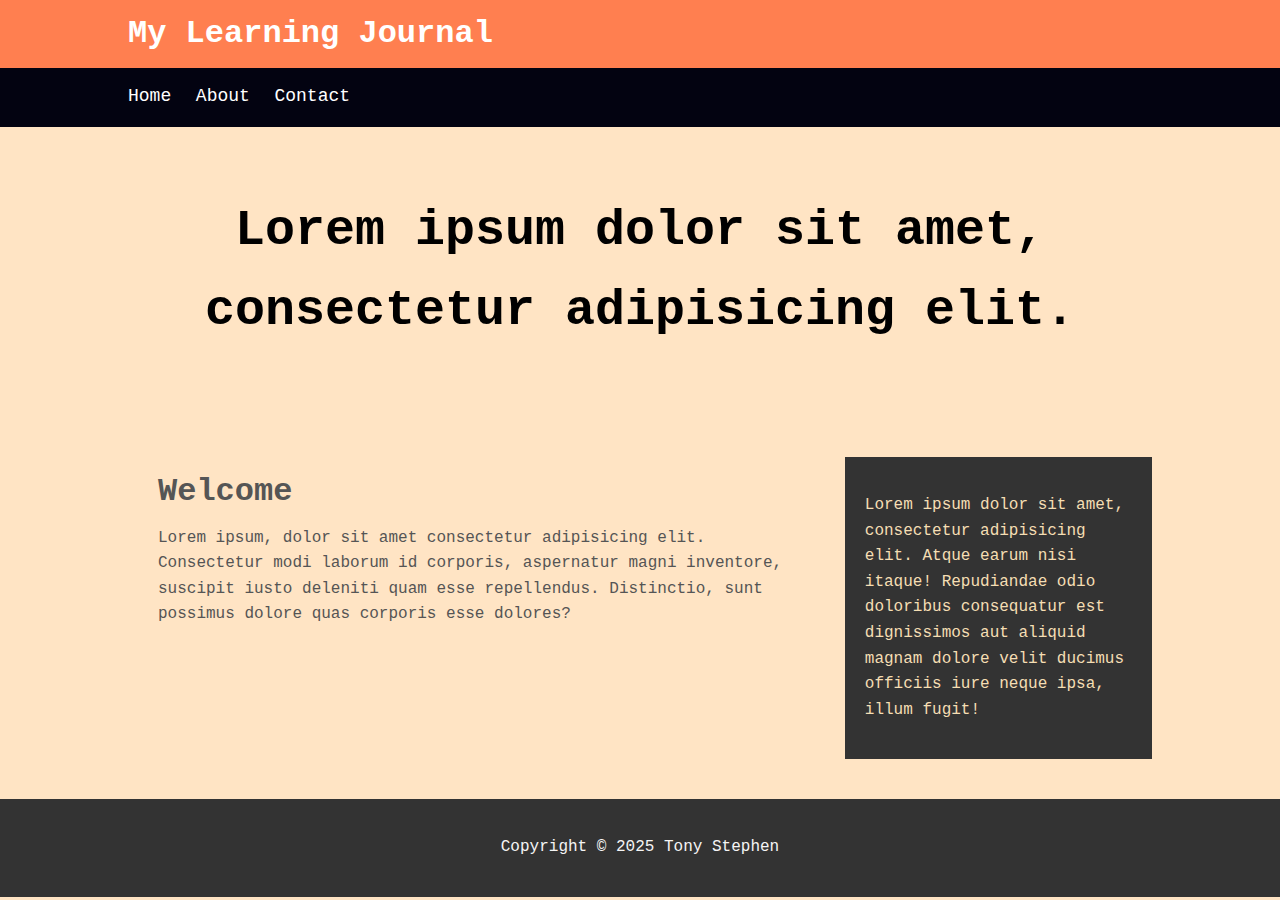
<file: index.html>
<!DOCTYPE html>
<html lang="en">
<head>
  <meta charset="UTF-8">
  <meta name="viewport" content="width=device-width, initial-scale=1.0">
  <title>My Website</title>
  <link rel="stylesheet" type="text/css" href="style.css">
</head>
<body>
<header id="main-header">
     <div class="container">
          <h1>My Learning Journal</h1>
     </div>

</header> 
     
<nav id="navbar">
     <div class="container">
          <ul>
             <li><a href="#">Home</a></li>
             <li><a href="#">About</a></li>
             <li><a href="#">Contact</a></li>
          </ul>
     </div>

</nav> 

<section id="showcase">
 <div class="container">
      <h1>Lorem ipsum dolor sit amet, consectetur adipisicing elit.</h1>

 </div>      
</section>

<div class="container">
<section id="main">
  <h1>Welcome</h1>
  <p>Lorem ipsum, dolor sit amet consectetur adipisicing elit. Consectetur modi laborum id corporis, aspernatur magni inventore, suscipit iusto deleniti quam esse repellendus. Distinctio, sunt possimus dolore quas corporis esse dolores?</p>
     
</section> 

<aside id="sidebar">
  <p>Lorem ipsum dolor sit amet, consectetur adipisicing elit. Atque earum nisi itaque! Repudiandae odio doloribus consequatur est dignissimos aut aliquid magnam dolore velit ducimus officiis iure neque ipsa, illum fugit!</p>
</aside>
</div>

<footer id="main-footer">
  <p>Copyright &copy; 2025 Tony Stephen</p>
</footer>
  

</body>
</html>
</file>
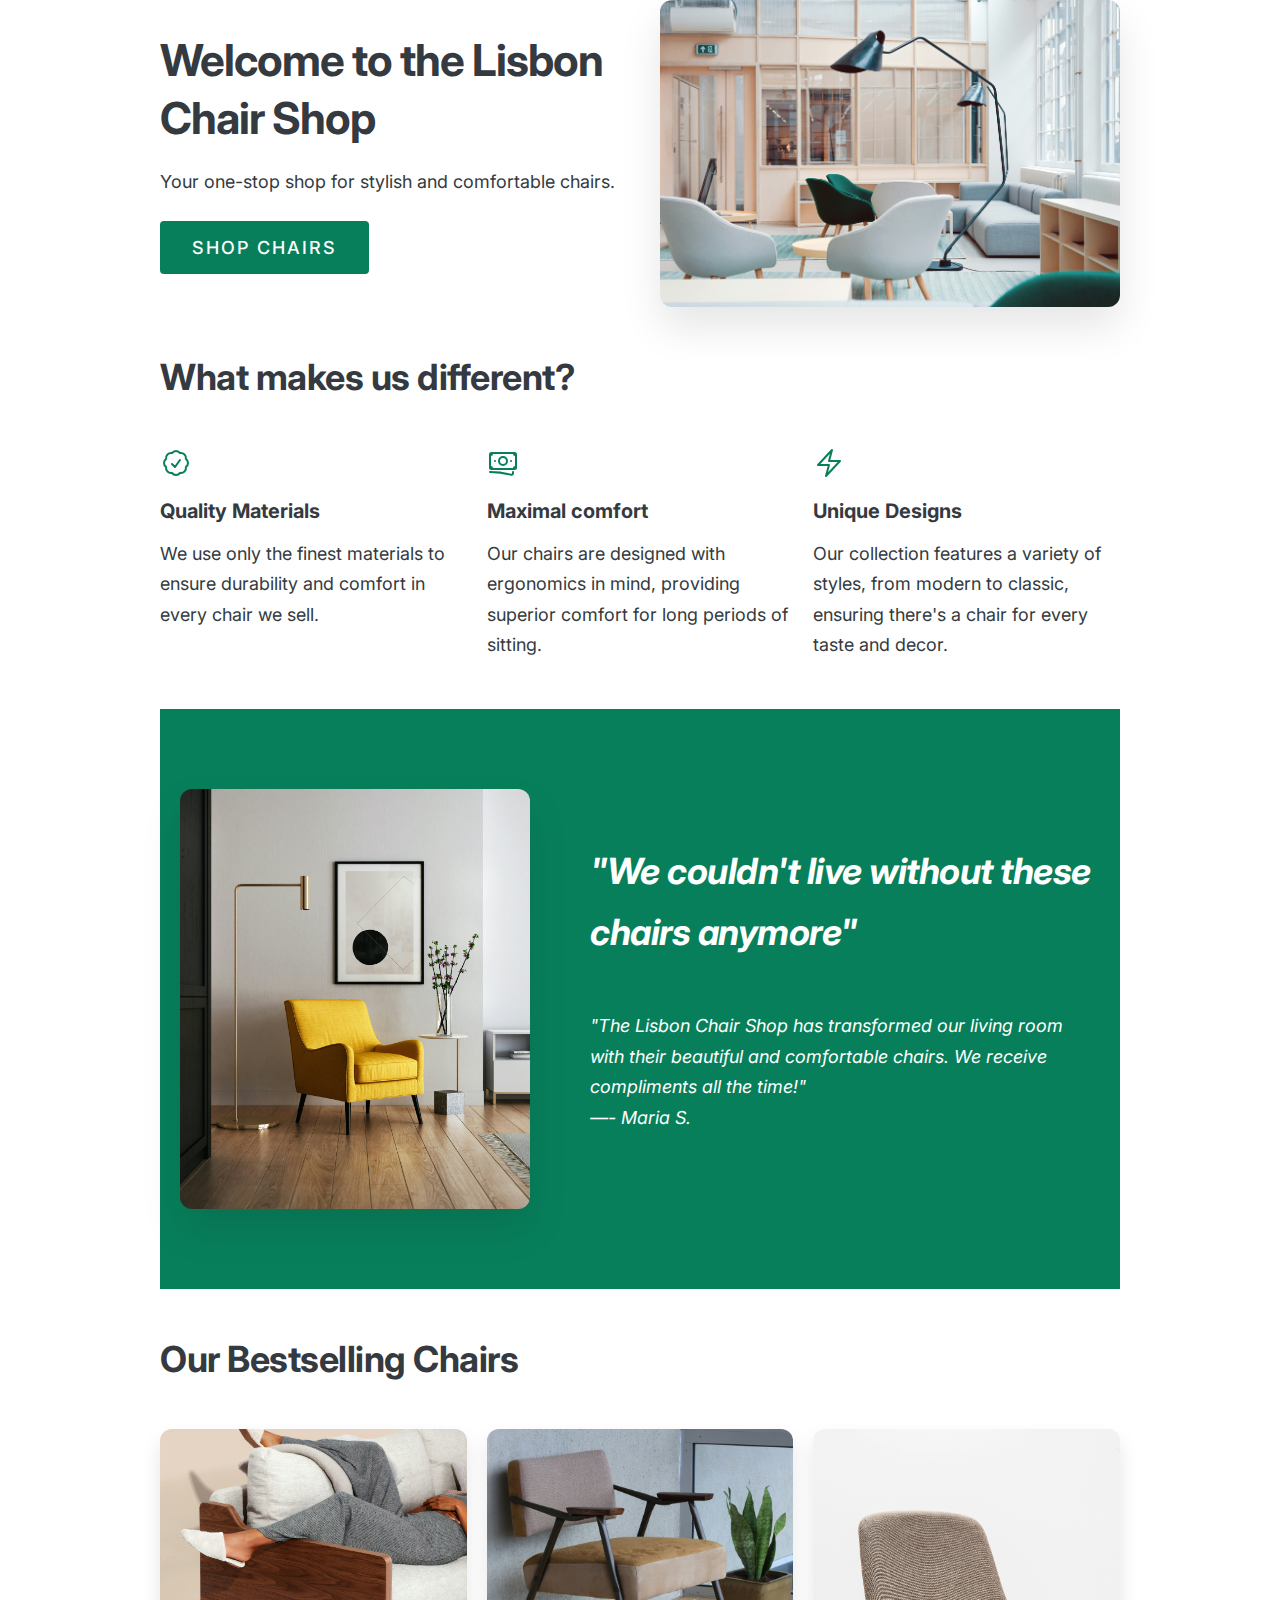
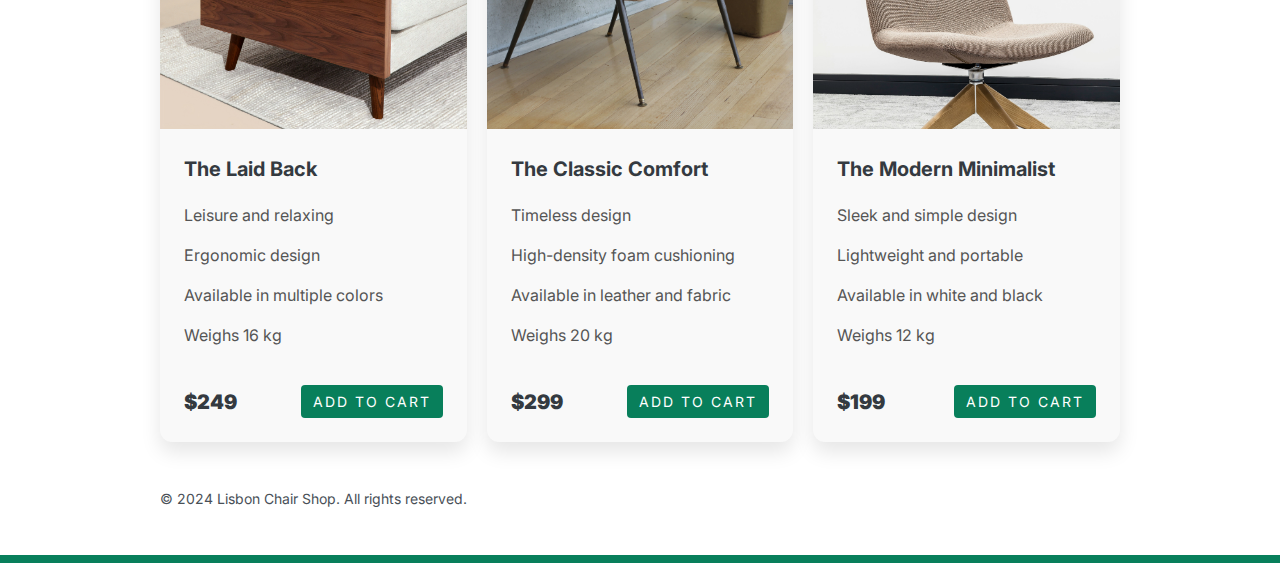
<file: Design/index.html>
<!DOCTYPE html>
<html lang="en">
  <head>
    <meta charset="UTF-8" />
    <meta http-equiv="X-UA-Compatible" content="IE=edge" />
    <meta name="viewport" content="width=device-width, initial-scale=1.0" />

    <link rel="preconnect" href="https://fonts.googleapis.com" />
    <link rel="preconnect" href="https://fonts.gstatic.com" crossorigin />
    <link
      href="https://fonts.googleapis.com/css2?family=Inter:ital,opsz,wght@0,14..32,100..900;1,14..32,100..900&display=swap"
      rel="stylesheet"
    />

    <link rel="stylesheet" href="style.css" />
    <title>Lisbon Chair Shop</title>
  </head>
  <body>
    <div class="container">
      <header>
        <div class="header-text-wrap">
          <h1>Welcome to the Lisbon Chair Shop</h1>
          <p class="header-text">
            Your one-stop shop for stylish and comfortable chairs.
          </p>
          <a class="btn btn--big" href="#">Shop chairs</a>
        </div>
        <img
          class="header-image"
          src="Images/toa-heftiba-FV3GConVSss-unsplash.jpg"
          alt="Chair Image"
        />
      </header>

      <section>
        <h2>What makes us different?</h2>
        <div class="grid-3-cols">
          <div>
            <svg
              xmlns="http://www.w3.org/2000/svg"
              fill="none"
              viewBox="0 0 24 24"
              stroke-width="1.5"
              stroke="currentColor"
              class="features-icon"
            >
              <path
                stroke-linecap="round"
                stroke-linejoin="round"
                d="M9 12.75 11.25 15 15 9.75M21 12c0 1.268-.63 2.39-1.593 3.068a3.745 3.745 0 0 1-1.043 3.296 3.745 3.745 0 0 1-3.296 1.043A3.745 3.745 0 0 1 12 21c-1.268 0-2.39-.63-3.068-1.593a3.746 3.746 0 0 1-3.296-1.043 3.745 3.745 0 0 1-1.043-3.296A3.745 3.745 0 0 1 3 12c0-1.268.63-2.39 1.593-3.068a3.745 3.745 0 0 1 1.043-3.296 3.746 3.746 0 0 1 3.296-1.043A3.746 3.746 0 0 1 12 3c1.268 0 2.39.63 3.068 1.593a3.746 3.746 0 0 1 3.296 1.043 3.746 3.746 0 0 1 1.043 3.296A3.745 3.745 0 0 1 21 12Z"
              />
            </svg>

            <p class="features-title"><strong>Quality Materials</strong></p>
            <p class="features-text">
              We use only the finest materials to ensure durability and comfort
              in every chair we sell.
            </p>
          </div>

          <div>
            <svg
              xmlns="http://www.w3.org/2000/svg"
              fill="none"
              viewBox="0 0 24 24"
              stroke-width="1.5"
              stroke="currentColor"
              class="features-icon"
            >
              <path
                stroke-linecap="round"
                stroke-linejoin="round"
                d="M2.25 18.75a60.07 60.07 0 0 1 15.797 2.101c.727.198 1.453-.342 1.453-1.096V18.75M3.75 4.5v.75A.75.75 0 0 1 3 6h-.75m0 0v-.375c0-.621.504-1.125 1.125-1.125H20.25M2.25 6v9m18-10.5v.75c0 .414.336.75.75.75h.75m-1.5-1.5h.375c.621 0 1.125.504 1.125 1.125v9.75c0 .621-.504 1.125-1.125 1.125h-.375m1.5-1.5H21a.75.75 0 0 0-.75.75v.75m0 0H3.75m0 0h-.375a1.125 1.125 0 0 1-1.125-1.125V15m1.5 1.5v-.75A.75.75 0 0 0 3 15h-.75M15 10.5a3 3 0 1 1-6 0 3 3 0 0 1 6 0Zm3 0h.008v.008H18V10.5Zm-12 0h.008v.008H6V10.5Z"
              />
            </svg>

            <p class="features-title"><strong>Maximal comfort</strong></p>
            <p class="features-text">
              Our chairs are designed with ergonomics in mind, providing
              superior comfort for long periods of sitting.
            </p>
          </div>

          <div>
            <svg
              xmlns="http://www.w3.org/2000/svg"
              fill="none"
              viewBox="0 0 24 24"
              stroke-width="1.5"
              stroke="currentColor"
              class="features-icon"
            >
              <path
                stroke-linecap="round"
                stroke-linejoin="round"
                d="m3.75 13.5 10.5-11.25L12 10.5h8.25L9.75 21.75 12 13.5H3.75Z"
              />
            </svg>

            <p class="features-title"><strong>Unique Designs</strong></p>
            <p class="features-text">
              Our collection features a variety of styles, from modern to
              classic, ensuring there's a chair for every taste and decor.
            </p>
          </div>
        </div>
      </section>

      <section class="testimonial-section">
        <div class="testimonial-grid">
          <img
            src="Images/kam-idris-_HqHX3LBN18-unsplash.jpg"
            alt="a chair"
            class="testimonial-img"
          />
          <div class="testimonial-text">
            <h2>"We couldn't live without these chairs anymore"</h2>
            <blockquote>
              "The Lisbon Chair Shop has transformed our living room with their
              beautiful and comfortable chairs. We receive compliments all the
              time!"
            </blockquote>
            <p class="testimonial-author">&mdash;- Maria S.</p>
          </div>
        </div>
      </section>

      <section>
        <h2>Our Bestselling Chairs</h2>

        <div class="grid-3-cols">
          <!-- CHAIR 1 -->
          <figure class="chair">
            <img
              src="Images/inside-weather-348dJPXEFHk-unsplash.jpg"
              alt="The Laid Back – modern gray chair"
            />
            <div class="chair-box">
              <h3>The Laid Back</h3>
              <ul class="chair-details">
                <li><span>Leisure and relaxing</span></li>
                <li><span>Ergonomic design</span></li>
                <li><span>Available in multiple colors</span></li>
                <li><span>Weighs 16 kg</span></li>
              </ul>
              <div class="chair-price">
                <strong>$249</strong>
                <a href="#" class="btn--small">Add to cart</a>
              </div>
            </div>
          </figure>

          <!-- CHAIR 2 -->
          <figure class="chair">
            <img
              src="Images/mitch-moondae-zXFtsdi9dIc-unsplash.jpg"
              alt="The Classic Comfort – leather armchair"
            />
            <div class="chair-box">
              <h3>The Classic Comfort</h3>
              <ul class="chair-details">
                <li><span>Timeless design</span></li>
                <li><span>High-density foam cushioning</span></li>
                <li><span>Available in leather and fabric</span></li>
                <li><span>Weighs 20 kg</span></li>
              </ul>
              <div class="chair-price">
                <strong>$299</strong>
                <a href="#" class="btn--small">Add to cart</a>
              </div>
            </div>
          </figure>

          <!-- CHAIR 3 -->
          <figure class="chair">
            <img
              src="Images/scopic-ltd-NLlWwR4d3qU-unsplash.jpg"
              alt="The Modern Minimalist – white chair"
            />
            <div class="chair-box">
              <h3>The Modern Minimalist</h3>
              <ul class="chair-details">
                <li><span>Sleek and simple design</span></li>
                <li><span>Lightweight and portable</span></li>
                <li><span>Available in white and black</span></li>
                <li><span>Weighs 12 kg</span></li>
              </ul>
              <div class="chair-price">
                <strong>$199</strong>
                <a href="#" class="btn--small">Add to cart</a>
              </div>
            </div>
          </figure>
        </div>
      </section>

      <footer>
        <p>&copy; 2024 Lisbon Chair Shop. All rights reserved.</p>
      </footer>
    </div>
  </body>
</html>
</file>
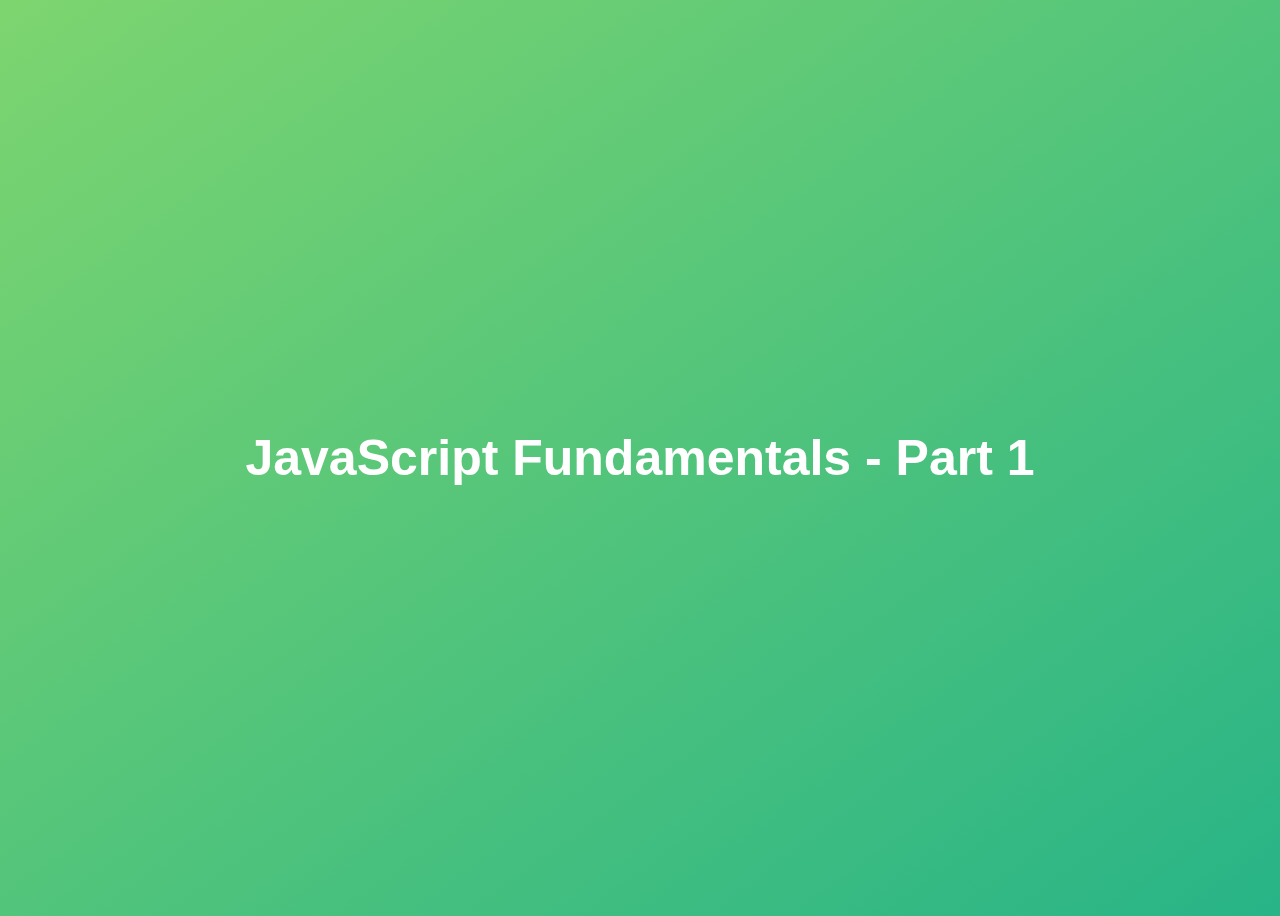
<file: JS Fundamentals 1/index.html>
<!DOCTYPE html>
<html lang="en">

<head>
  <meta charset="UTF-8">
  <meta name="viewport" content="width=device-width, initial-scale=1.0">
  <title>JavaScript Fundamentals - Part 1</title>
  <style>
    body {
      height: 100vh;
      display: flex;
      align-items: center;
      background: linear-gradient(to top left, #28b487, #7dd56f);
    }

    h1 {
      font-family: sans-serif;
      font-size: 50px;
      line-height: 1.3;
      width: 100%;
      padding: 30px;
      text-align: center;
      color: white;
    }
  </style>

</head>

<body>
  <h1>JavaScript Fundamentals - Part 1</h1>

  <script src="script.js"></script>
</body>

</html>
</file>
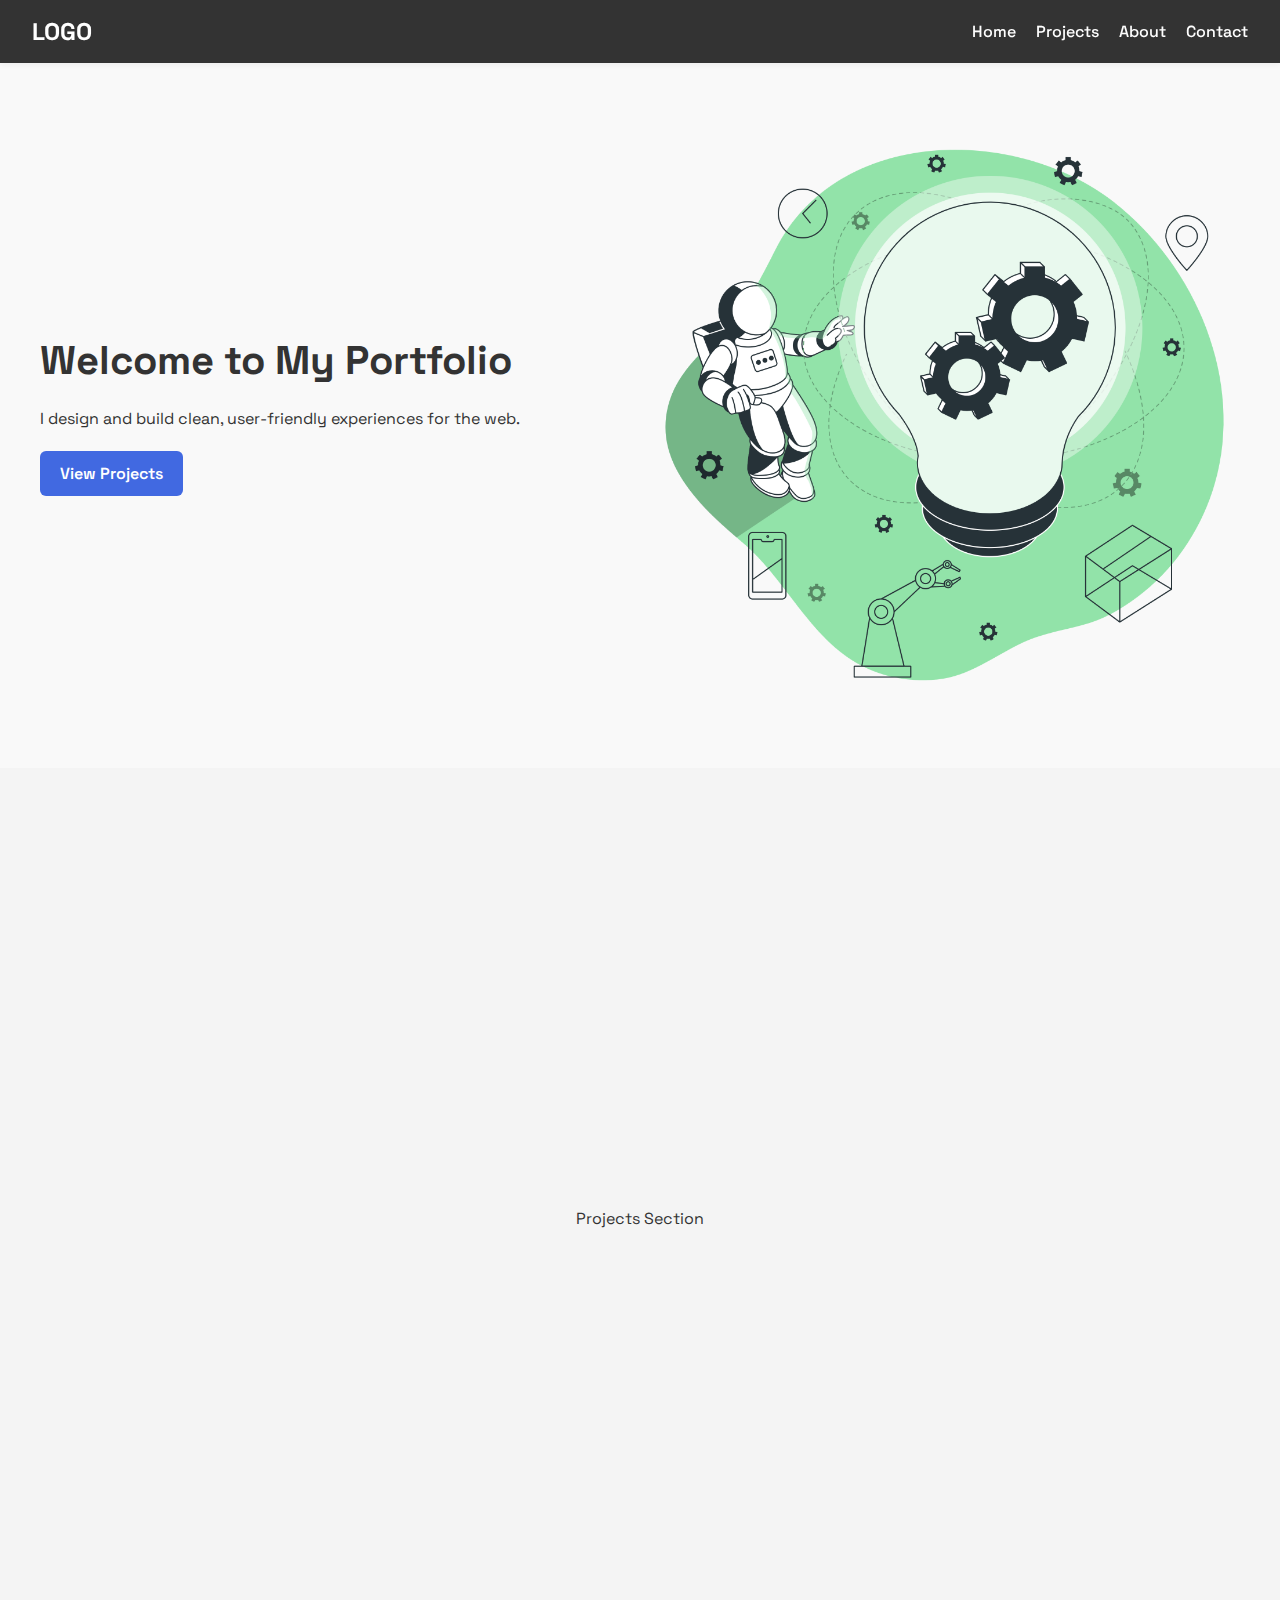
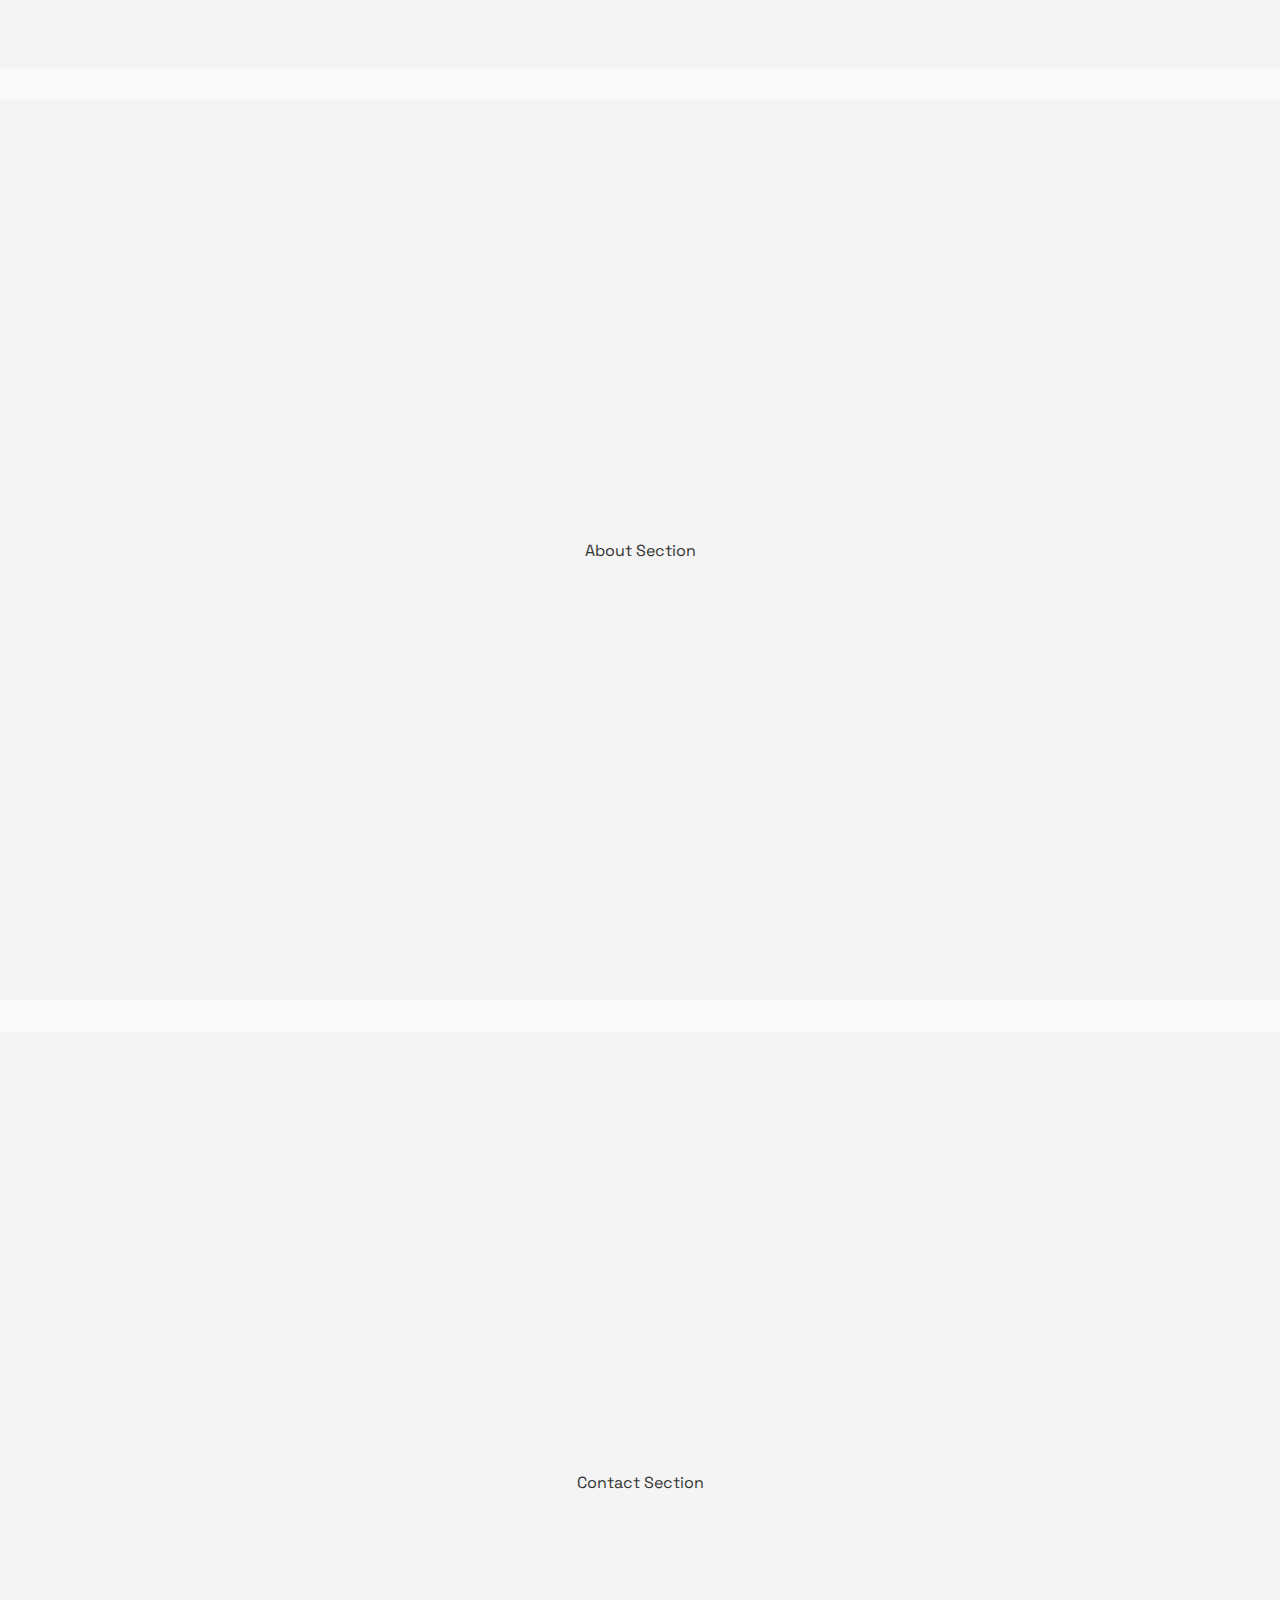
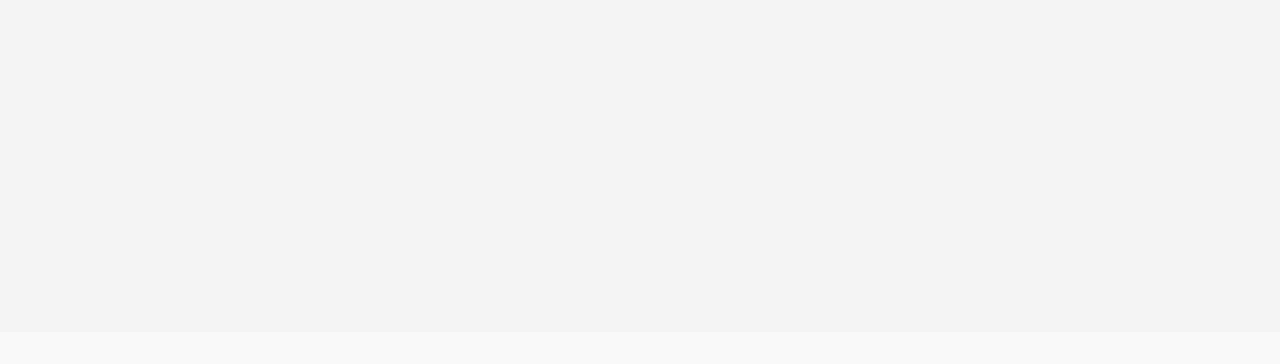
<file: Week 4/index.html>
<!DOCTYPE html>
<html lang="en">
<head>
  <meta charset="UTF-8">
  <meta name="viewport" content="width=device-width, initial-scale=1.0">
  <title>Portfolio</title>
  <link href="https://fonts.googleapis.com/css2?family=Space+Grotesk:wght@400;500;700&display=swap" rel="stylesheet">
  <link rel="stylesheet" href="style.css">
</head>
<body>
    <header>
  <!-- NAVBAR -->
  <nav class="navbar">
    <div class="logo">LOGO</div>
    <ul class="nav-links">
      <li><a href="#">Home</a></li>
      <li><a href="#">Projects</a></li>
      <li><a href="#">About</a></li>
      <li><a href="#">Contact</a></li>
    </ul>
    <div class="hamburger">
      ☰
    </div>
  </nav>
  </header>

  <!-- HERO -->
  <section id="Home" class="hero">
    <div class="hero-text">
      <h1>Welcome to My Portfolio</h1>
      <p>I design and build clean, user-friendly experiences for the web.</p>
      <a href="#projects" class="btn">View Projects</a>
    </div>
    <div class="hero-image">
      <img src="Week 4 Images/hero.png" alt="Hero illustration">
    </div>
  </section>

  <!-- Placeholder Sections -->
<section id="projects" class="section">Projects Section</section>
<section id="about" class="section">About Section</section>
<section id="contact" class="section">Contact Section</section>

<!-- Back to Top Button -->
<button id="backToTop">↑</button>

  <script src="script.js"></script>
</body>
</html>
</file>
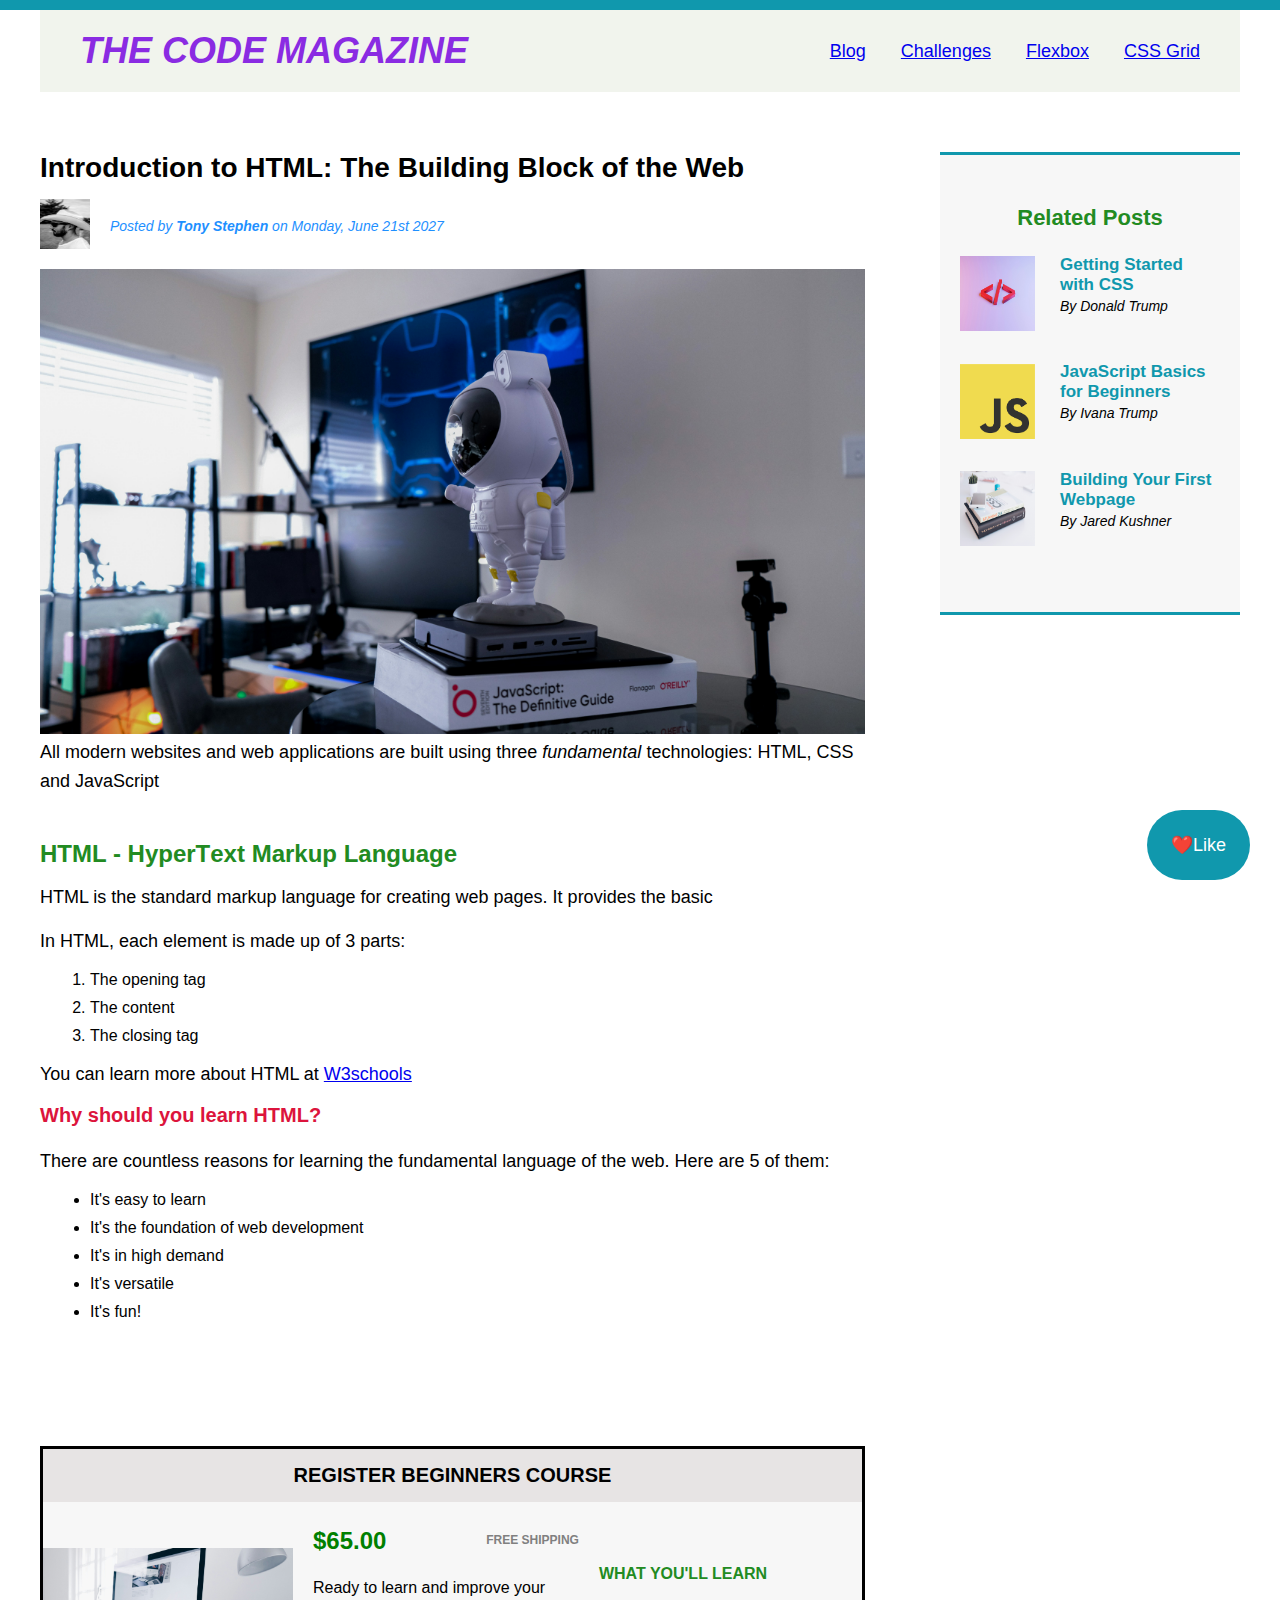
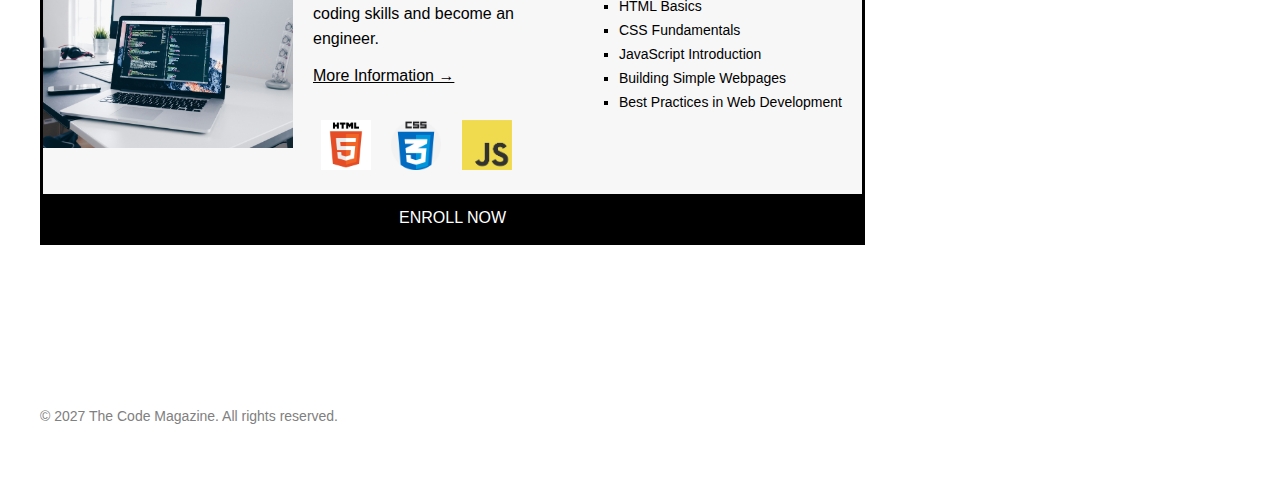
<file: Week 5/index.html>
<!DOCTYPE html>
<html lang="en">
  <head>
    <meta charset="UTF-8" />
    <meta name="viewport" content="width=device-width, initial-scale=1.0" />
    <link href="style.css" rel="stylesheet" />
    <title>Webpage</title>
  </head>
  <body>
    <div class="container">

    <header class="main-header clearfix">
      <h1>The Code Magazine</h1>
      <nav>
        <a href="blog.html">Blog</a>
        <a href="#">Challenges</a>
        <a href="flexbox.html">Flexbox</a>
        <a href="css grid.html">CSS Grid</a>
      </nav>

    </header>

    <!--ONLY NECESSARY FOR FLEXBOX-->
  <!--<div class="row">-->
    <article>
      <header class="post-header">
        <h2>Introduction to HTML: The Building Block of the Web</h2>

        <div class="author-wrapper">
          <img 
          src="Week 5 Images/josh-frenette-14YQ0OfKMpA-unsplash.jpg" alt="Author's headshot"
          width="50"
          height="50"
          class="author-image"/>
          
          <p class="author">Posted by <strong>Tony Stephen</strong> on Monday, June 21st 2027</p>
        </div>
          
        <img 
        src="Week 5 Images/boitumelo-6SZYEy4b5d0-unsplash.jpg" alt="A laptop with a coding editor and some code" 
        width="500"
        height="400"
        class="post-image"/> 

        <p>
        All modern websites and web applications are built using three
        <em>fundamental</em> technologies: HTML, CSS and JavaScript
        </p>
      </header>
    

    <h3>
      HTML - <strong>H</strong>yper<strong>T</strong>ext <strong>M</strong>arkup
      <strong>L</strong>anguage
    </h3>
    <p>
      HTML is the standard markup language for creating web pages. It provides
      the basic
    </p>

    <p>In HTML, each element is made up of 3 parts:</p>

      <ol>
        <li>The opening tag</li>
        <li>The content</li>
        <li>The closing tag</li>
      </ol>

    <p>You can learn more about HTML at
      <a href="https://www.w3schools.com/html/" target="_blank"
      >W3schools</a> 
      </p>

    <h4>Why should you learn HTML?</h4>
      <p>There are countless reasons for learning the fundamental language of the web. Here are 5 of them:</p>
      <ul>
        <li>It's easy to learn</li>
        <li>It's the foundation of web development</li>
        <li>It's in high demand</li>
        <li>It's versatile</li>
        <li>It's fun!</li>
      </article>


      <aside>
        <h3 class="related-heading">Related Posts</h3>
        <ul class="related">
          <li class="related-post"> 
          <img src="Week 5 Images/jackson-sophat-_t-l5FFH8VA-unsplash.jpg" alt="Image of HTML"
            width="75"
            height="75"> 
            <div>
            <a href="#" class="related-link">Getting Started with CSS</a><p class="related-author">By Donald Trump</p>
            </div>
          </li>
            

            <li class="related-post">
              <img src="Week 5 Images/JS logo.png" alt="Image of CSS"
              width="75"
              height="75"/>
              
              <div>
              <a href="#" class="related-link">JavaScript Basics for Beginners</a><p class="related-author">By Ivana Trump</p>
              </div>
            </li>

            <li class="related-post"> 
              <img src="Week 5 Images/kobu-agency-ipARHaxETRk-unsplash.jpg" alt="Image of JavaScript"
              width="75"
              height="75"/>
             <div>
             <a href="#" class="related-link">Building Your First Webpage</a> <p class="related-author">By Jared Kushner</p>
              </div>
            </li>
        </ul>
      </aside>
  <!--</div>-->

  <div class="product-container">
  <h2 class="product-title">Register Beginners Course</h2>


  <!-- LEFT – full-height image -->
<div class="product-all">
  <img src="Week 5 Images/christopher-gower-m_HRfLhgABo-unsplash.jpg"
       alt="A laptop with a coding editor and some code"
       class="product-image">

  <!-- MIDDLE – price, shipping, text, link, logos -->
  <div class="product-info">
    <div class="price-wrap">
    <p class="product-price"><strong>$65.00</strong></p>
    <p class="product-shipping">Free Shipping</p>
    </div>

    <p class="product-summary">
      Ready to learn and improve your coding skills and become an engineer.
    </p>
    <a class="more-info" href="#">More Information →</a>

    <!-- LOGOS – stay inside the middle column -->
    <div class="logo-wrapper">
      <img src="Week 5 Images/html5-logo-png_seeklogo-206834.png" alt="HTML" width="50" height="50">
      <img src="Week 5 Images/css logo.png"                alt="CSS"  width="50" height="50">
      <img src="Week 5 Images/JS logo.png"                 alt="JS"   width="50" height="50">
    </div>
  </div>



  <!-- RIGHT – details list -->
  <div class="product-details">
    <h3 class="product-description">What you'll learn</h3>
    <ul class="details-list">
      <li>HTML Basics</li>
      <li>CSS Fundamentals</li>
      <li>JavaScript Introduction</li>
      <li>Building Simple Webpages</li>
      <li>Best Practices in Web Development</li>
    </ul>
  </div>
</div>

  <!-- BOTTOM – full-width button -->
  <button class="product-button">Enroll Now</button>
</div>


      <footer>
        <p>&copy; 2027 The Code Magazine. All rights reserved.</p>
      </footer>
      <button class="myBtn" title="Like button">❤️Like</button>
  </body>
</html>
</file>
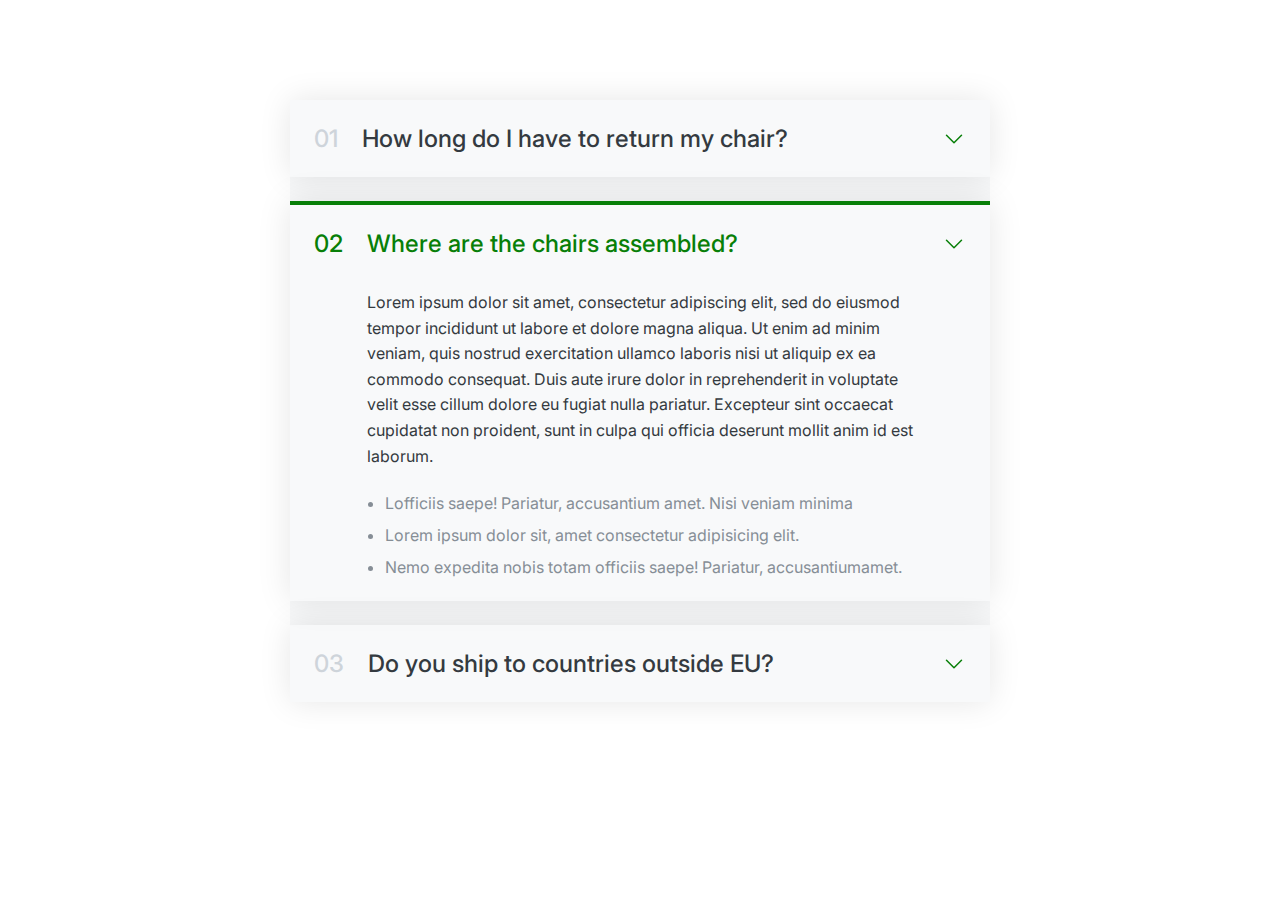
<file: Components/01-accordian.html>
<!DOCTYPE html>
<html lang="en">
  <head>
    <meta charset="UTF-8" />
    <meta name="viewport" content="width=device-width, initial-scale=1.0" />
    <link rel="preconnect" href="https://fonts.googleapis.com" />
    <link rel="preconnect" href="https://fonts.gstatic.com" crossorigin />
    <link
      href="https://fonts.googleapis.com/css2?family=Inter:ital,opsz,wght@0,14..32,100..900;1,14..32,100..900&display=swap"
      rel="stylesheet"
    />
    <title>Accordion Component</title>

    <style>
      * {
        margin: 0;
        padding: 0;
        box-sizing: border-box;
      }
      body {
        font-family: "Inter", sans-serif;
        color: #343a40;
      }
      .accordion {
        width: 700px;
        margin: 100px auto;
        background-color: #f8f9fa;

        display: flex;
        flex-direction: column;
        gap: 24px;
      }

      .item {
        box-shadow: 0 0 32px rgba(0, 0, 0, 0.1);
        padding: 24px;

        display: grid;
        grid-template-columns: auto 1fr auto;
        column-gap: 24px;
        row-gap: 32px;
        align-items: center;
      }
      .number,
      .text {
        font-size: 24px;
        font-weight: 500;
        /*color: #087f08ff;*/
      }
      .number {
        color: #ced4da;
      }
      .icon {
        width: 24px;
        height: 24px;
        stroke: #087f08ff;
      }
      .hidden-box {
        grid-column: 2;
        display: none;
      }
      .hidden-box .hidden-text {
        line-height: 1.6;
        margin-bottom: 24px;
      }
      .hidden-box ul {
        color: #868e96;
        margin-left: 18px;
        display: flex;
        flex-direction: column;
        gap: 12px;
      }
      .open {
        border-top: 4px solid #087f08ff;
      }
      .open .hidden-box {
        display: block;
      }
      .open .number,
      .open .text {
        color: #087f08ff;
      }
    </style>
  </head>
  <body>
    <div class="accordion">
      <div class="item">
        <p class="number">01</p>
        <p class="text">How long do I have to return my chair?</p>
        <svg
          xmlns="http://www.w3.org/2000/svg"
          fill="none"
          viewBox="0 0 24 24"
          stroke-width="1.5"
          stroke="currentColor"
          class="icon"
        >
          <path
            stroke-linecap="round"
            stroke-linejoin="round"
            d="m19.5 8.25-7.5 7.5-7.5-7.5"
          />
        </svg>
        <div class="hidden-box">
          <p class="hidden-text">
            Lorem ipsum dolor sit amet, consectetur adipiscing elit, sed do
            eiusmod tempor incididunt ut labore et dolore magna aliqua. Ut enim
            ad minim veniam, quis nostrud exercitation ullamco laboris nisi ut
            aliquip ex ea commodo consequat. Duis aute irure dolor in
            reprehenderit in voluptate velit esse cillum dolore eu fugiat nulla
            pariatur. Excepteur sint occaecat cupidatat non proident, sunt in
            culpa qui officia deserunt mollit anim id est laborum.
          </p>
          <ul>
            <li>
              Lofficiis saepe! Pariatur, accusantium amet. Nisi veniam minima
            </li>
            <li>Lorem ipsum dolor sit, amet consectetur adipisicing elit.</li>
            <li>
              Nemo expedita nobis totam officiis saepe! Pariatur,
              accusantiumamet.
            </li>
          </ul>
        </div>
      </div>
      <div class="item open">
        <p class="number">02</p>
        <p class="text">Where are the chairs assembled?</p>
        <svg
          xmlns="http://www.w3.org/2000/svg"
          fill="none"
          viewBox="0 0 24 24"
          stroke-width="1.5"
          stroke="currentColor"
          class="icon"
        >
          <path
            stroke-linecap="round"
            stroke-linejoin="round"
            d="m19.5 8.25-7.5 7.5-7.5-7.5"
          />
        </svg>
        <div class="hidden-box">
          <p class="hidden-text">
            Lorem ipsum dolor sit amet, consectetur adipiscing elit, sed do
            eiusmod tempor incididunt ut labore et dolore magna aliqua. Ut enim
            ad minim veniam, quis nostrud exercitation ullamco laboris nisi ut
            aliquip ex ea commodo consequat. Duis aute irure dolor in
            reprehenderit in voluptate velit esse cillum dolore eu fugiat nulla
            pariatur. Excepteur sint occaecat cupidatat non proident, sunt in
            culpa qui officia deserunt mollit anim id est laborum.
          </p>
          <ul>
            <li>
              Lofficiis saepe! Pariatur, accusantium amet. Nisi veniam minima
            </li>
            <li>Lorem ipsum dolor sit, amet consectetur adipisicing elit.</li>
            <li>
              Nemo expedita nobis totam officiis saepe! Pariatur,
              accusantiumamet.
            </li>
          </ul>
        </div>
      </div>
      <div class="item">
        <p class="number">03</p>
        <p class="text">Do you ship to countries outside EU?</p>
        <svg
          xmlns="http://www.w3.org/2000/svg"
          fill="none"
          viewBox="0 0 24 24"
          stroke-width="1.5"
          stroke="currentColor"
          class="icon"
        >
          <path
            stroke-linecap="round"
            stroke-linejoin="round"
            d="m19.5 8.25-7.5 7.5-7.5-7.5"
          />
        </svg>
        <div class="hidden-box">
          <p class="hidden-text">
            Lorem ipsum dolor sit amet, consectetur adipiscing elit, sed do
            eiusmod tempor incididunt ut labore et dolore magna aliqua. Ut enim
            ad minim veniam, quis nostrud exercitation ullamco laboris nisi ut
            aliquip ex ea commodo consequat. Duis aute irure dolor in
            reprehenderit in voluptate velit esse cillum dolore eu fugiat nulla
            pariatur. Excepteur sint occaecat cupidatat non proident, sunt in
            culpa qui officia deserunt mollit anim id est laborum.
          </p>
          <ul>
            <li>
              Lofficiis saepe! Pariatur, accusantium amet. Nisi veniam minima
            </li>
            <li>Lorem ipsum dolor sit, amet consectetur adipisicing elit.</li>
            <li>
              Nemo expedita nobis totam officiis saepe! Pariatur,
              accusantiumamet.
            </li>
          </ul>
        </div>
      </div>
    </div>
  </body>
</html>
</file>
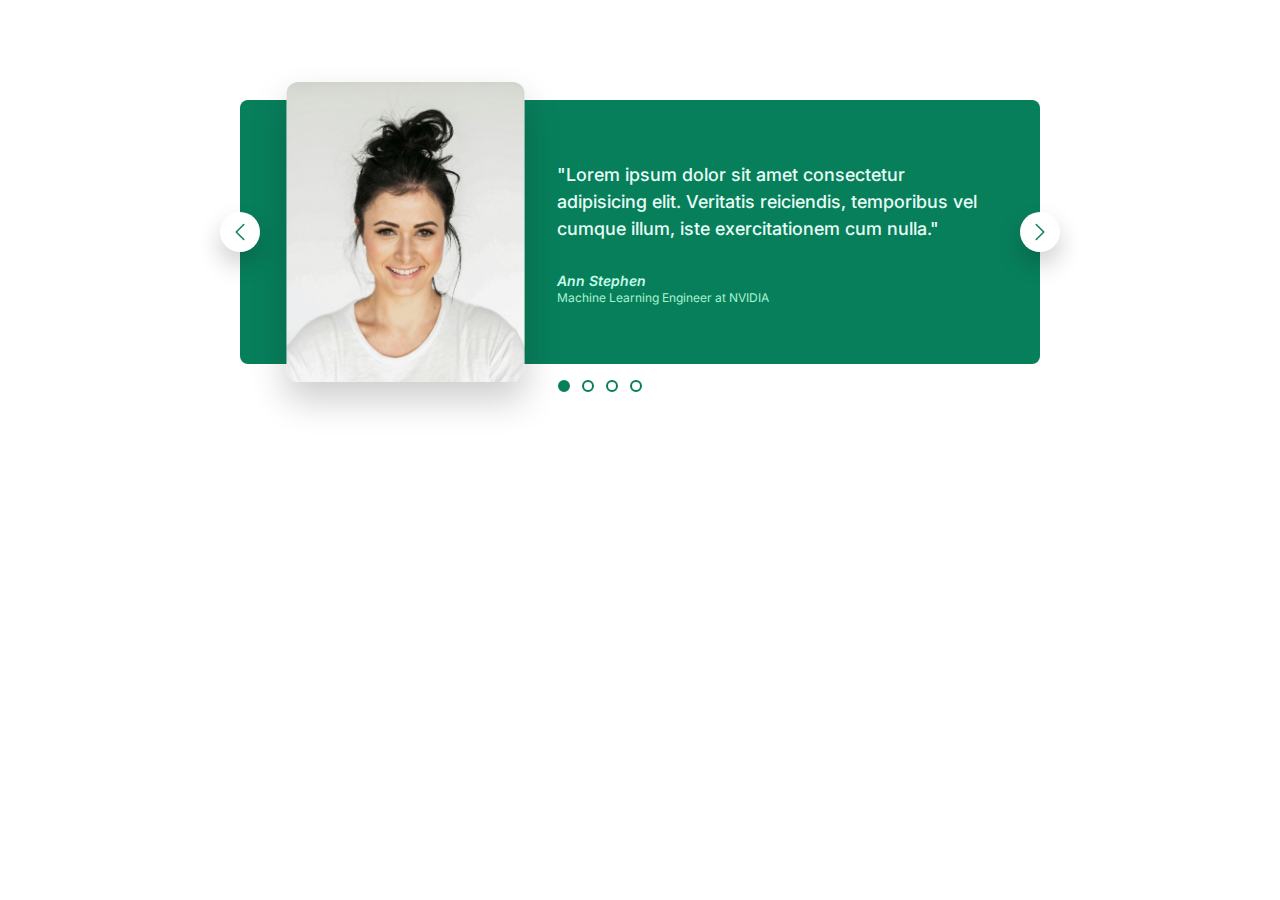
<file: Components/02-carousel.html>
<!DOCTYPE html>
<html lang="en">
  <head>
    <meta charset="UTF-8" />
    <meta name="viewport" content="width=device-width, initial-scale=1.0" />
    <title>Carousel Component</title>
    <link rel="preconnect" href="https://fonts.googleapis.com" />
    <link rel="preconnect" href="https://fonts.gstatic.com" crossorigin />
    <link
      href="https://fonts.googleapis.com/css2?family=Inter:ital,opsz,wght@0,14..32,100..900;1,14..32,100..900&display=swap"
      rel="stylesheet"
    />
    <style>
      * {
        margin: 0;
        padding: 0;
        box-sizing: border-box;
      }
      body {
        font-family: "Inter", sans-serif;
        color: #343a40;
        line-height: 1;
      }
      .carousel {
        width: 800px;
        margin: 100px auto;
        background-color: #087f5b;
        padding: 32px 48px 32px 86px;
        border-radius: 8px;
        position: relative;

        display: flex;
        align-items: center;
        gap: 52px;
      }
      img {
        height: 200px;
        margin-right: 20px;
        border-radius: 8px;
        transform: scale(1.5);
        box-shadow: 0 12px 24px rgba(0, 0, 0, 0.2);
      }
      .testimonial-text {
        font-size: 18px;
        font-weight: 500;
        line-height: 1.5;
        margin-bottom: 32px;
        color: #e6fcf5;
      }
      .testimonial-author {
        font-style: italic;
        margin-bottom: 4px;
        font-size: 14px;
        font-weight: 600;
        color: #c3fae8;
      }
      .testimonial-role {
        font-size: 12px;
        color: #a7f3d0;
      }

      /*CONTROLS*/
      .btn {
        background-color: #fff;
        border: none;
        height: 40px;
        width: 40px;
        border-radius: 50%;
        position: absolute;
        box-shadow: 0 12px 24px rgba(0, 0, 0, 0.2);
        cursor: pointer;

        display: flex;
        align-items: center;
        justify-content: center;
      }
      .btn--left {
        left: 0;
        top: 50%;
        transform: translate(-50%, -50%);
      }
      .btn--right {
        right: 0;
        top: 50%;
        transform: translate(50%, -50%);
      }

      .btn-icon {
        height: 24px;
        width: 24px;
        stroke: #087f5b;
      }

      .dots {
        position: absolute;
        left: 45%;
        transform: translate(-50%, 28px);
        bottom: 0;

        display: flex;
        gap: 12px;
      }
      .dot {
        height: 12px;
        width: 12px;
        border: 2px solid #087f5b;
        border-radius: 50%;
        background-color: #fff;
        cursor: pointer;
        display: inline-block;
      }
      .dot--fill {
        background-color: #087f5b;
      }
    </style>
  </head>
  <body>
    <div class="carousel">
      <img src="jake-nackos-IF9TK5Uy-KI-unsplash.jpg" alt="portrait" />

      <blockquote class="testimonial">
        <p class="testimonial-text">
          "Lorem ipsum dolor sit amet consectetur adipisicing elit. Veritatis
          reiciendis, temporibus vel cumque illum, iste exercitationem cum
          nulla."
        </p>
        <p class="testimonial-author">Ann Stephen</p>
        <p class="testimonial-role">Machine Learning Engineer at NVIDIA</p>
      </blockquote>

      <button class="btn btn--left">
        <svg
          xmlns="http://www.w3.org/2000/svg"
          fill="none"
          viewBox="0 0 24 24"
          stroke-width="1.5"
          stroke="currentColor"
          class="btn-icon"
        >
          <path
            stroke-linecap="round"
            stroke-linejoin="round"
            d="M15.75 19.5 8.25 12l7.5-7.5"
          />
        </svg>
      </button>

      <button class="btn btn--right">
        <svg
          xmlns="http://www.w3.org/2000/svg"
          fill="none"
          viewBox="0 0 24 24"
          stroke-width="1.5"
          stroke="currentColor"
          class="btn-icon"
        >
          <path
            stroke-linecap="round"
            stroke-linejoin="round"
            d="m8.25 4.5 7.5 7.5-7.5 7.5"
          />
        </svg>
      </button>
      <div class="dots">
        <button class="dot dot--fill">&nbsp;</button>
        <button class="dot">&nbsp;</button>
        <button class="dot">&nbsp;</button>
        <button class="dot">&nbsp;</button>
      </div>
    </div>
  </body>
</html>
</file>
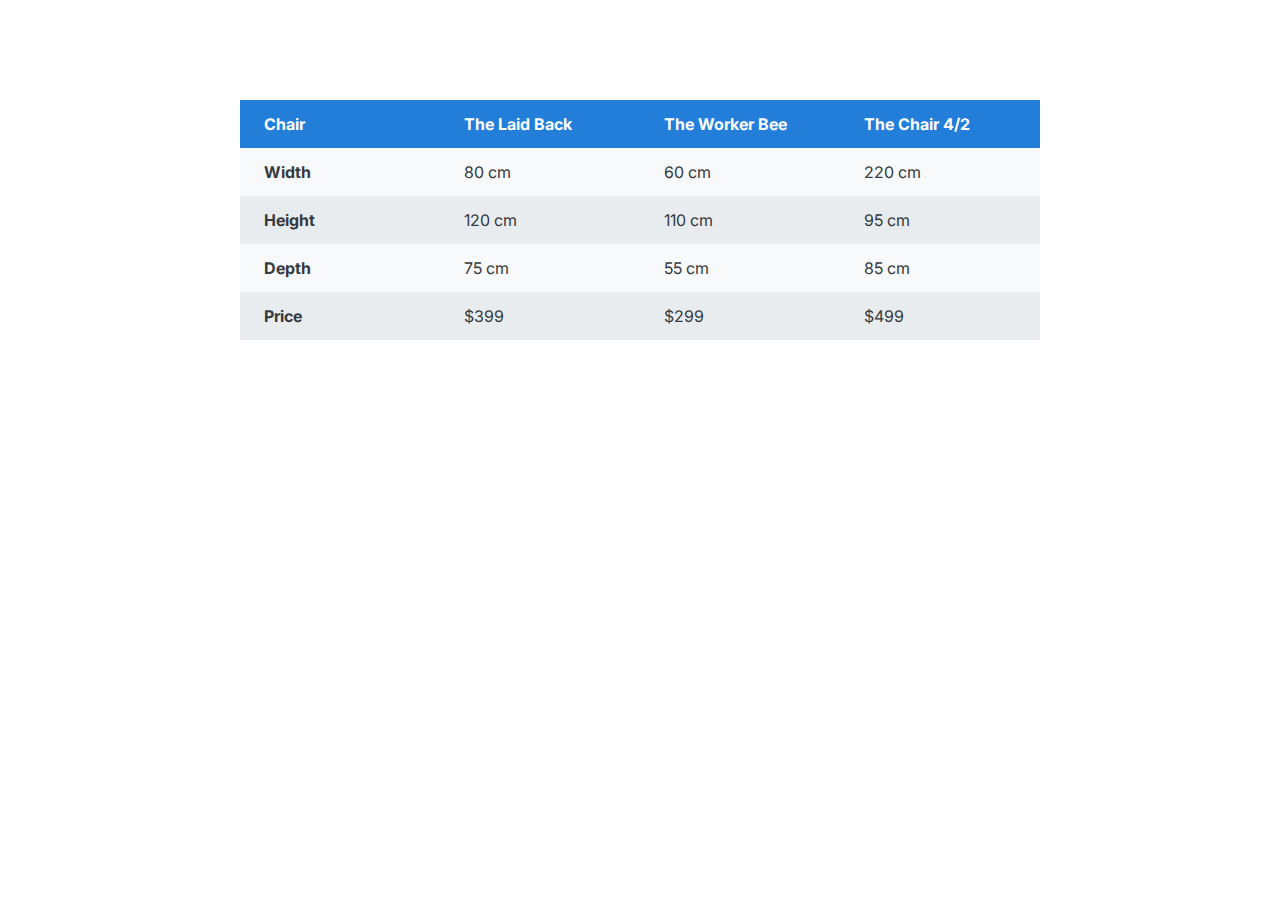
<file: Components/03-table.html>
<!DOCTYPE html>
<html lang="en">
  <head>
    <meta charset="UTF-8" />
    <meta name="viewport" content="width=device-width, initial-scale=1.0" />
    <title><Table></Table></title>
    <link rel="preconnect" href="https://fonts.googleapis.com" />
    <link rel="preconnect" href="https://fonts.gstatic.com" crossorigin />
    <link
      href="https://fonts.googleapis.com/css2?family=Inter:ital,opsz,wght@0,14..32,100..900;1,14..32,100..900&display=swap"
      rel="stylesheet"
    />
    <style>
      * {
        margin: 0;
        padding: 0;
        box-sizing: border-box;
      }

      body {
        font-family: "Inter", sans-serif;
        color: #343a40;
        line-height: 1;
        display: flex;
        justify-content: center;
      }

      table {
        width: 800px;
        margin: 100px;
        border-collapse: collapse;
      }

      th,
      td {
        padding: 16px 24px;
        text-align: left;
      }
      thead th {
        background-color: #227ed9;
        color: white;
        width: 25%;
      }

      tbody tr:nth-child(odd) {
        background-color: #f8f9fa;
      }
      tbody tr:nth-child(even) {
        background-color: #e9ecef;
      }
    </style>
  </head>
  <body>
    <table>
      <thead>
        <tr>
          <th>Chair</th>
          <th>The Laid Back</th>
          <th>The Worker Bee</th>
          <th>The Chair 4/2</th>
        </tr>
      </thead>

      <tbody>
        <tr>
          <th>Width</th>
          <td>80 cm</td>
          <td>60 cm</td>
          <td>220 cm</td>
        </tr>
        <tr>
          <th>Height</th>
          <td>120 cm</td>
          <td>110 cm</td>
          <td>95 cm</td>
        </tr>
        <tr>
          <th>Depth</th>
          <td>75 cm</td>
          <td>55 cm</td>
          <td>85 cm</td>
        </tr>
        <tr>
          <th>Price</th>
          <td>$399</td>
          <td>$299</td>
          <td>$499</td>
        </tr>
      </tbody>
    </table>
  </body>
</html>
</file>
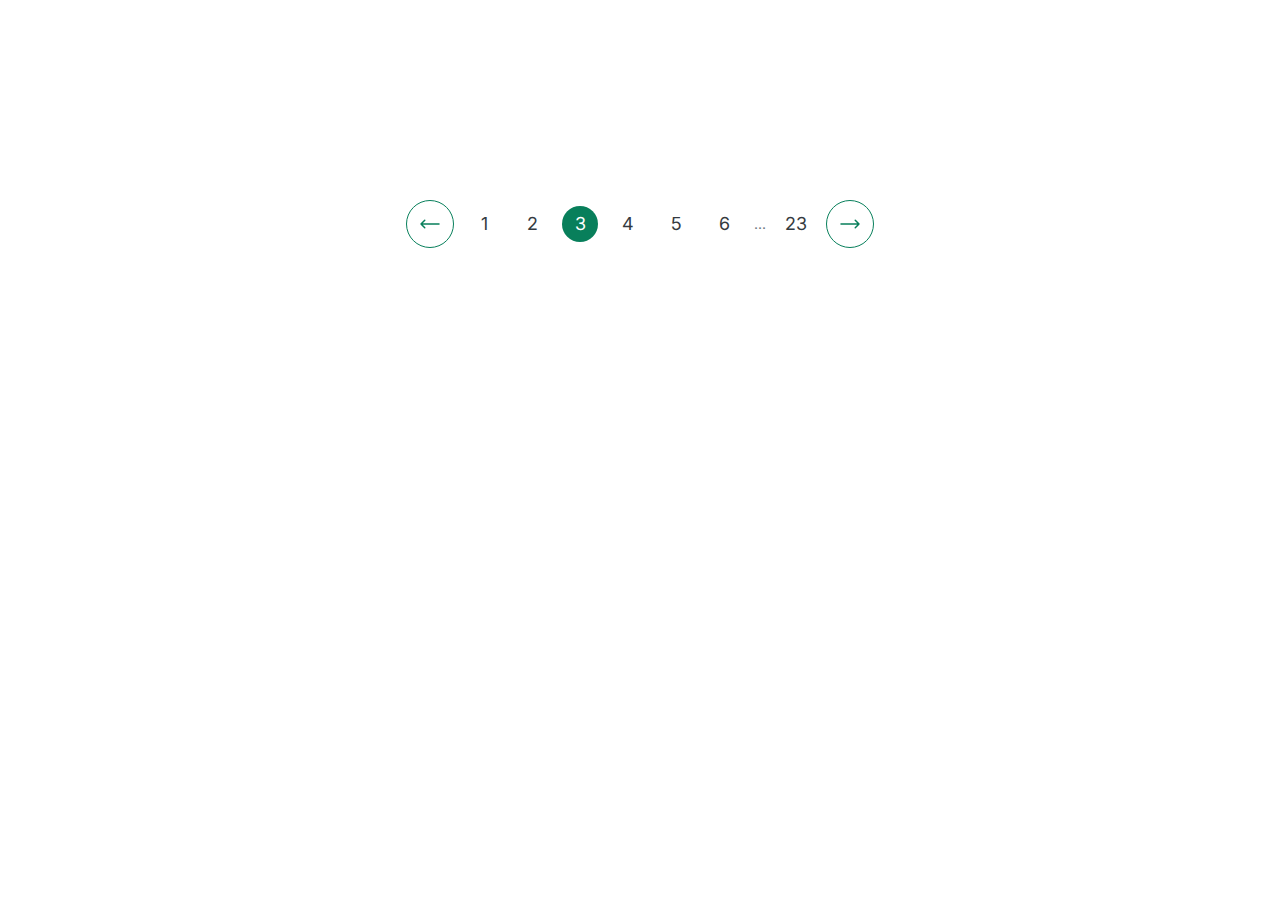
<file: Components/04-pagination.html>
<!DOCTYPE html>
<html lang="en">
  <head>
    <meta charset="UTF-8" />
    <meta name="viewport" content="width=device-width, initial-scale=1.0" />
    <title>Pagination</title>
    <link rel="preconnect" href="https://fonts.googleapis.com" />
    <link rel="preconnect" href="https://fonts.gstatic.com" crossorigin />
    <link
      href="https://fonts.googleapis.com/css2?family=Inter:ital,opsz,wght@0,14..32,100..900;1,14..32,100..900&display=swap"
      rel="stylesheet"
    />
    <style>
      * {
        margin: 0;
        padding: 0;
        box-sizing: border-box;
      }
      body {
        font-family: "Inter", sans-serif;
        color: #343a40;
        line-height: 1;
        display: flex;
        justify-content: center;
      }

      .pagination {
        width: fit-content;
        margin: 200px;
        display: flex;
        align-items: center;
        gap: 12px;
      }

      .btn {
        border: 1px solid #087f5b;
        height: 48px;
        width: 48px;
        border-radius: 50%;
        background: none;
        cursor: pointer;
        display: flex;
        align-items: center;
        justify-content: center;
      }

      .btn:hover {
        background-color: #087f5b;
      }

      .btn:hover .btn-icon {
        stroke: white;
      }

      .btn-icon {
        width: 24px;
        height: 24px;
        stroke: #087f5b;
      }

      .page-link:link,
      .page-link:visited {
        text-decoration: none;
        font-size: 18px;
        color: #343a40;
        height: 36px;
        width: 36px;
        border-radius: 50%;
        display: flex;
        align-items: center;
        justify-content: center;
      }
      .page-link:hover,
      .page-link:active,
      .page-link.page-link--current {
        background-color: #087f5b;
        color: white;
      }
      .dots {
        font-size: 14px;
        color: #6c757d;
      }
    </style>
  </head>
  <body>
    <div class="pagination">
      <button class="btn">
        <svg
          xmlns="http://www.w3.org/2000/svg"
          fill="none"
          viewBox="0 0 24 24"
          stroke-width="1.5"
          stroke="currentColor"
          class="btn-icon"
        >
          <path
            stroke-linecap="round"
            stroke-linejoin="round"
            d="M6.75 15.75 3 12m0 0 3.75-3.75M3 12h18"
          />
        </svg>
      </button>

      <a href="#" class="page-link">1</a>
      <a href="#" class="page-link">2</a>
      <a href="#" class="page-link page-link--current">3</a>
      <a href="#" class="page-link">4</a>
      <a href="#" class="page-link">5</a>
      <a href="#" class="page-link">6</a>
      <span class="dots">...</span>
      <a href="#" class="page-link">23</a>
      <button class="btn">
        <svg
          xmlns="http://www.w3.org/2000/svg"
          fill="none"
          viewBox="0 0 24 24"
          stroke-width="1.5"
          stroke="currentColor"
          class="btn-icon"
        >
          <path
            stroke-linecap="round"
            stroke-linejoin="round"
            d="M17.25 8.25 21 12m0 0-3.75 3.75M21 12H3"
          />
        </svg>
      </button>
    </div>
  </body>
</html>
</file>
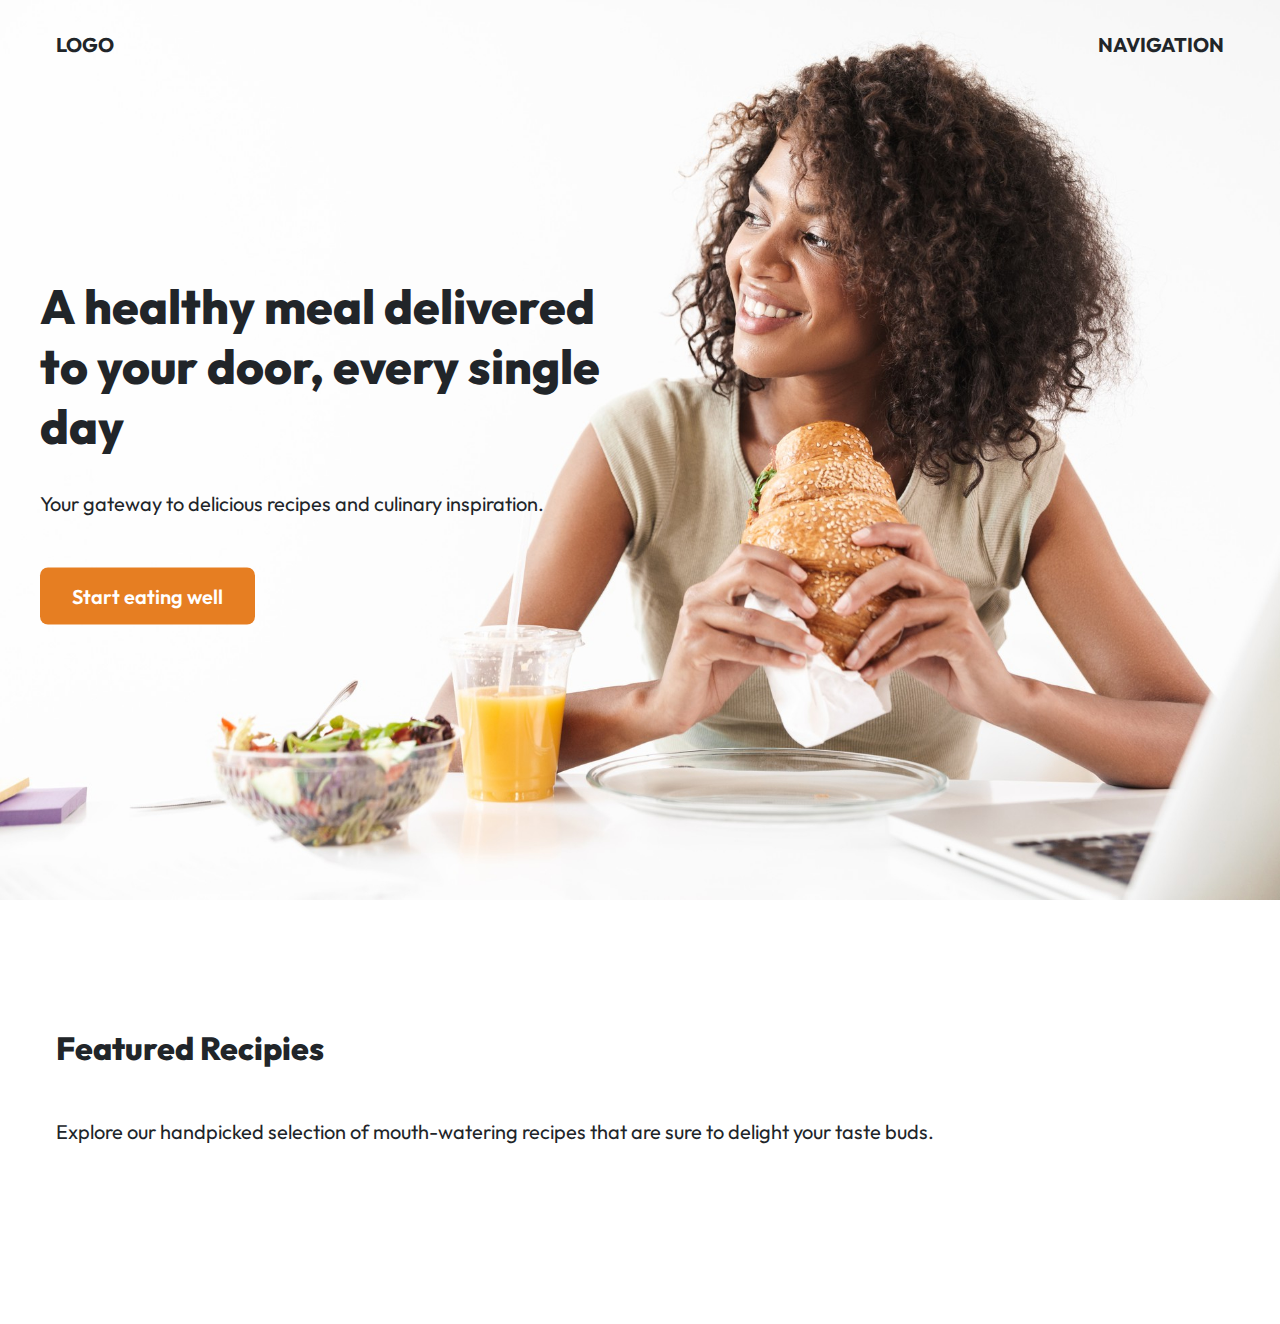
<file: Components/05-hero.html>
<!DOCTYPE html>
<html lang="en">
  <head>
    <meta charset="UTF-8" />
    <meta name="viewport" content="width=device-width, initial-scale=1.0" />
    <title>Foodies Hero Section</title>
    <link rel="preconnect" href="https://fonts.googleapis.com" />
    <link rel="preconnect" href="https://fonts.gstatic.com" crossorigin />
    <link
      href="https://fonts.googleapis.com/css2?family=Outfit:wght@100..900&display=swap"
      rel="stylesheet"
    />
    <style>
      * {
        margin: 0;
        padding: 0;
        box-sizing: border-box;
      }

      html {
        font-family: "Outfit", sans-serif;
        color: #212529;
      }

      .container {
        width: 1200px;
        margin: 0 auto;
        padding: 32px 16px;
      }

      header {
        background-color: #f1f3f5;
        height: 100vh;
        position: relative;

        background-image: url(hero.jpg);
        background-size: cover;
      }

      nav {
        font-size: 20px;
        font-weight: 700;
        display: flex;
        justify-content: space-between;

        padding-top: 32px;
      }

      .header-container {
        width: 1200px;
        position: absolute;

        /* In relation to parent size */
        left: 50%;
        top: 50%;

        /* In relation to element size */
        transform: translate(-50%, -50%);
      }
      .header-container-inner {
        width: 50%;
      }

      h1 {
        font-size: 48px;
        font-weight: 800;
        margin-bottom: 32px;
      }

      p {
        font-size: 20px;
        line-height: 1.6;
        margin-bottom: 48px;
      }

      .btn:link,
      .btn:visited {
        font-size: 20px;
        font-weight: 600;
        text-decoration: none;
        color: white;
        background-color: #e67e22;
        display: inline-block;
        padding: 16px 32px;
        border-radius: 8px;
      }

      h2 {
        font-size: 32px;
        font-weight: 800;
        margin-bottom: 48px;
      }

      section {
        padding: 96px 0;
      }
    </style>
  </head>
  <body>
    <header>
      <nav class="container">
        <div>LOGO</div>
        <div>NAVIGATION</div>
      </nav>
      <div class="header-container">
        <div class="header-container-inner">
          <h1>A healthy meal delivered to your door, every single day</h1>
          <p>Your gateway to delicious recipes and culinary inspiration.</p>
          <a href="#" class="btn">Start eating well</a>
        </div>
      </div>
    </header>
    <section>
      <div class="container">
        <h2>Featured Recipies</h2>
        <p>
          Explore our handpicked selection of mouth-watering recipes that are
          sure to delight your taste buds.
        </p>
      </div>
    </section>
  </body>
</html>
</file>
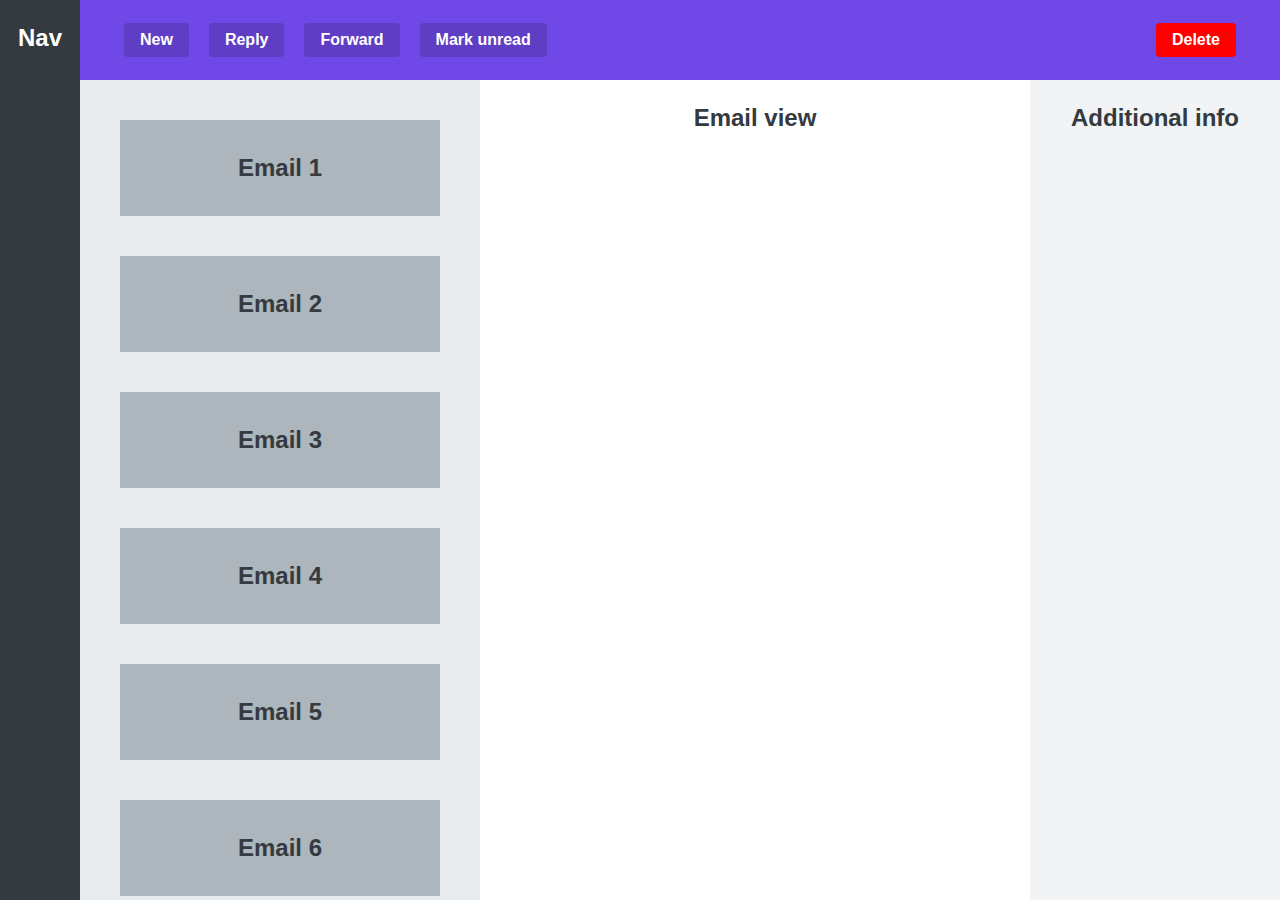
<file: Components/06-app-layout.html>
<!DOCTYPE html>
<html lang="en">

<head>
  <meta charset="UTF-8" />
  <meta name="viewport" content="width=device-width, initial-scale=1.0" />
  <title>App Layout</title>
  <style>
    * {
      margin: 0;
      padding: 0;
      box-sizing: border-box;
    }

    body {
      font-family: sans-serif;
      color: #343a40;
      font-size: 24px;
      height: 100vh;
      text-align: center;
      font-weight: bold;

      display: grid;
      grid-template-columns: 80px 400px 1fr 250px;
      grid-template-rows: 80px 1fr;
    }

    nav,
    section,
    main,
    aside {
      padding-top: 24px;
    }

    nav {
      background-color: #343a40;
      color: #fff;
      grid-row: 1 / -1;
    }

    menu {
      background-color: #7048e8;
      grid-column: 2 / -1;
      display: flex;
      align-items: center;
      gap: 12px;
      padding: 0 40px
    }

    button {
      display: inline-block;
      margin: 4px;
      padding: 8px 16px;
      font-size: 16px;
      font-weight: bold;
      background-color: #5f3dc4;
      border: none;
      border-radius: 4px;
      cursor: pointer;
      color: #fff;
    }

    button:last-child {
      background-color: red;
      margin-left: auto;
    }

    section {
      background-color: #e9ecef;
      padding: 40px;

      overflow: scroll;

      display: flex;
      flex-direction: column;
      gap: 40px
    }

    .email {
      background-color: #adb5bd;
      height: 96px;
      flex-shrink: 0;

      display: flex;
      align-items: center;
      justify-content: center;
    }

    aside {
      background-color: #f1f3f5;
    }
  </style>
</head>

<body>
  <nav>Nav</nav>
  <menu>
    <button>New</button>
    <button>Reply</button>
    <button>Forward</button>
    <button>Mark unread</button>
    <button>Delete</button>
  </menu>
  <section>
    <div class="email">Email 1</div>
    <div class="email">Email 2</div>
    <div class="email">Email 3</div>
    <div class="email">Email 4</div>
    <div class="email">Email 5</div>
    <div class="email">Email 6</div>
    <div class="email">Email 7</div>
    <div class="email">Email 8</div>
    <div class="email">Email 9</div>
    <div class="email">Email 10</div>
  </section>
  <main>Email view</main>
  <aside>Additional info</aside>
</body>

</html>
</file>
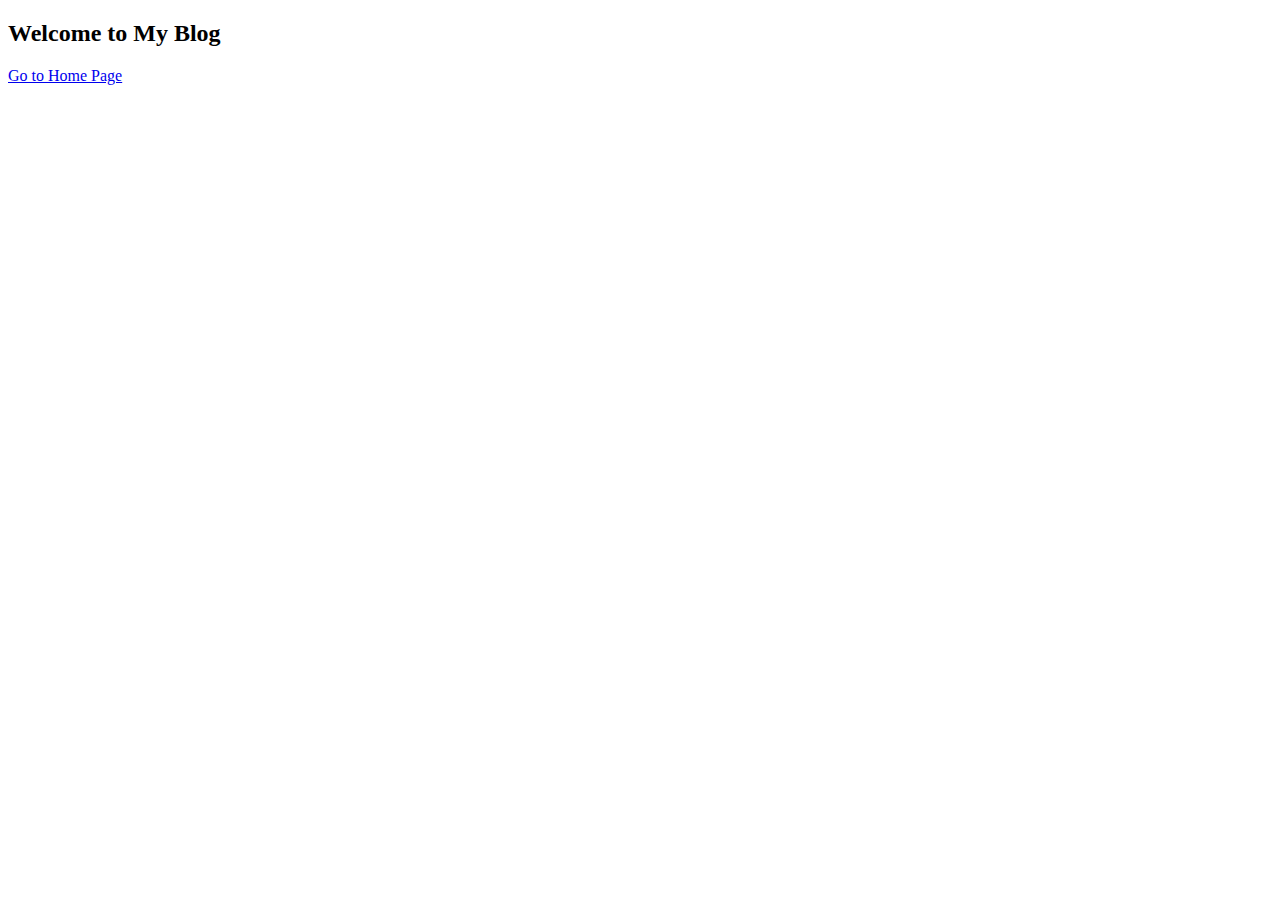
<file: Week 5/blog.html>
<!DOCTYPE html>
<html lang="en">
  <head>
    <meta charset="UTF-8" />
    <meta name="viewport" content="width=device-width, initial-scale=1.0" />
    <title>BLOG</title>
  </head>
  <body>
    <h2>Welcome to My Blog</h2>
    <a href="index.html">Go to Home Page</a>
  </body>
</html>
</file>
<file: style.css>
body{
    background-color: bisque;
    color: #555;
    font-family: 'Courier New', Courier, monospace;
    font-size: 16px;
    line-height: 1.6em;
    margin: 0;
}

.container{
    width: 80%;
    margin: auto;
    overflow: hidden;
}

#main-header{
    background-color: coral;
    color: #fff;
}

#navbar{
    background-color: rgb(3, 3, 17);
    color: #fff;
}

#navbar ul{
    padding: 0;
    list-style: none;
}

#navbar li{
    display: inline;
}

#navbar a{
    color: #fff;
    text-decoration: none;
    font-size: 18px;
    padding-right: 15px;
}

#navbar a:hover{
    color: coral;
}

#showcase{
    min-height: 300px;
    margin-bottom: 30px;
    text-align: center;
}

#showcase h1{
    color: black;
    font-size: 50px;
    line-height: 1.6em;
    padding-top: 30px;
}

#main{
    float: left;
    width: 70%;
    padding: 0 30px;
    box-sizing: border-box;
}

#sidebar{
    float:right;
    width: 30%;
    background: #333;
    color: wheat;
    padding: 20px;
    box-sizing: border-box;
}

#main-footer{
    background: #333;
    color: whitesmoke;
    text-align: center;
    padding: 20px;
    margin-top: 40px;
}

@media(max-width:600px){
    #main{
        width: 100%;
        float:none;
    }
    #sidebar{
        width: 100%;
        float: none;
    }
}
</file>
<file: Design/style.css>
* {
  margin: 0;
  padding: 0;
  box-sizing: border-box;
}

body {
  font-family: "Inter", sans-serif;
  color: #343a40;
  border-bottom: 8px solid #087f5b;
}

.container {
  width: 960px;
  margin: 0 auto;
}
header {
  display: grid;
  grid-template-columns: 1fr 1fr;
  gap: 40px;
  align-items: center;
  margin-bottom: 80px;
}
.header-image {
  border-radius: 12px;
  box-shadow: 0 20px 40px rgba(0, 0, 0, 0.1);
}

header,
section {
  margin-bottom: 48px;
}

h2 {
  margin-bottom: 48px;
  font-size: 36px;
  letter-spacing: -0.5px;
}

.grid-3-cols {
  display: grid;
  grid-template-columns: repeat(3, 1fr);
  gap: 40px;
}

.btn:link,
.btn:visited {
  background-color: #087f5b;
  color: #fff;
  text-decoration: none;
  text-transform: uppercase;
  padding: 16px 32px;
  display: inline-block;
  font-weight: 500;
  font-size: 18px;
}

.btn:hover,
.btn:active {
  background-color: #099268;
}

.btn--big {
  font-size: 20px;
  padding: 16px 32px;
  border-radius: 4px;
  letter-spacing: 2px;
}

.header-text-box {
  align-self: center;
}

h1 {
  margin-bottom: 20px;
  font-size: 44px;
  line-height: 1.3;
  letter-spacing: -1px;
}

.header-text {
  margin-bottom: 24px;
  font-size: 18px;
  line-height: 1.7;
}

.header-image {
  width: 100%;
  border-radius: 12px;
}

.features-icon {
  stroke: #087f5b;
  width: 32px;
  height: 32px;
  margin-bottom: 16px;
}

.features-title {
  margin-bottom: 16px;
  font-size: 20px;
}

.features-text {
  font-size: 18px;
  line-height: 1.7;
}

/*Testimonial Section*/
.testimonial-section {
  padding: 80px 20px;
  background: #087f5b;
  color: #fff;
}
.testimonial-grid {
  display: grid;
  grid-template-columns: 350px 1fr;
  gap: 60px;
  max-width: 1100px;
  margin: 0 auto;
  align-items: center;
}
.testimonial-img {
  width: 100%;
  height: 420px;
  object-fit: cover;
  border-radius: 12px;
  box-shadow: 0 20px 40px rgba(0, 0, 0, 0.1);
}

.testimonial-text {
  font-style: italic;
  font-size: 18px;
  line-height: 1.7;
  margin-bottom: 24px;
}

/*Chairs Section*/
.grid-3-cols {
  display: grid;
  grid-template-columns: repeat(3, 1fr);
  gap: 20px;
}
.chair {
  background: #f9f9f9;
  border-radius: 12px;
  overflow: hidden;
  box-shadow: 0 10px 20px rgba(0, 0, 0, 0.1);
  transition: transform 0.3s ease;
}
.chair:hover {
  transform: translateY(-10px);
}
.chair img {
  object-fit: cover;
  width: 100%;
  height: 300px;
}
.chair-box {
  padding: 24px;
}

h3 {
  margin-bottom: 24px;
  font-size: 20px;
}

.chair-details {
  margin-bottom: 24px;
  color: #555;
}

.chair-details li {
  display: flex;
  align-items: center;
  gap: 12px;
  margin-bottom: 20px;
}

.chair-details li:last-child {
  margin-bottom: 0;
}

.chair-price {
  display: flex;
  justify-content: space-between;
  font-size: 20px;
  align-items: center;
  font-weight: bold;
  margin-top: 40px;
}
.btn--small {
  padding: 8px 12px;
  color: #fff;
  background-color: #087f5b;
  cursor: pointer;
  text-decoration: none;
  font-size: 14px;
  border-radius: 4px;
  letter-spacing: 2px;
  text-transform: uppercase;
  font-weight: 400;
}

footer {
  margin-bottom: 48px;
  font-size: 14px;
  color: #495057;
}
</file>
<file: Week 5/style.css>
* {
  margin: 0;
  padding: 0;
  box-sizing: border-box;
}

body {
  background-color: #ffffff;
  font-family: Arial, sans-serif;
  border-top: #1098ad 10px solid;
}

.container {
  width: 1200px;
  margin: 0 auto;
}

.container::after {
  content: "";
  display: table;
  clear: both;
}

.main-header {
  background-color: #f1f4ed;
  padding: 20px 40px;
  /*margin-bottom: 60px;*/
  /*height: 80px;*/
  display: flex;
  align-items: center;
  justify-content: space-between;
}

nav {
  font-size: 18px;
}

nav a:link {
  margin-right: 30px;
  display: inline-block;
}

nav a:link:last-child {
  margin-right: 0;
}

/* FLEXBOX LAYOUT FOR MAIN CONTENT
.row {
  display: flex;
  gap: 75px;
  margin-bottom: 60px;
  align-items: flex-start;
}

article {
  margin-bottom: 0;
  box-sizing: border-box;
  flex: 1;
}

aside {
  border-top: 3px solid #1098ad;
  border-bottom: 3px solid #1098ad;
  background-color: #f7f7f7;
  padding: 50px 20px;
  box-sizing: border-box;
  flex: 0 0 300px;
}
*/

aside {
  border-top: 3px solid #1098ad;
  border-bottom: 3px solid #1098ad;
  background-color: #f7f7f7;
  padding: 50px 20px;
  box-sizing: border-box;
}

/*CSS GRID LAYOUT FOR MAIN CONTENT*/
.container {
  display: grid;
  grid-template-columns: 1fr 300px;
  column-gap: 75px;
  row-gap: 60px;
  align-items: start;
}

.main-header {
  grid-column: 1 / -1;
}

footer {
  grid-column: 1 / -1;
}

.author-wrapper {
  display: flex;
  align-items: center;
}

.post-header {
  margin-bottom: 20px;
  padding-bottom: 10px;
}

.post-image {
  width: 100%;
  height: auto;
}

.author-image {
  margin-bottom: 20px;
}

.author {
  margin-left: 20px;
}

h1,
h2,
h3,
h4,
p,
li {
  font-family: sans-serif;
}

h1 {
  color: blueviolet;
  font-size: 36px;
  text-transform: uppercase;
  font-style: italic;
}

h2 {
  color: rgb(0, 0, 0);
  font-size: 28px;
  margin-bottom: 15px;
}

h3 {
  color: forestgreen;
  font-size: 24px;
  margin-bottom: 15px;
}

h4 {
  color: crimson;
  font-size: 20px;
  margin-bottom: 20px;
}

/*Irrelevant clearfix class for float layouts
.clearfix::after {
  content: "";
  display: block;
  clear: both;
}*/

p {
  color: black;
  font-size: 18px;
  line-height: 1.6;
  margin-bottom: 15px;
}

ul,
ol {
  margin-left: 50px;
  margin-bottom: 15px;
}

li {
  color: black;
  font-size: 16px;
  margin-bottom: 10px;
}

li:last-child {
  margin-bottom: 0;
}

footer p {
  font-size: 14px;
  color: gray;
  /*text-align: center;*/
}

/* Related Posts Section */
.related {
  list-style: none;
  margin-left: 0;
  /*display: flex;
  flex-direction: column;*/
}

.related-post {
  display: flex;
  align-items: center;
  gap: 25px;
  margin-bottom: 30px;
}

.related-author {
  font-size: 14px;
  font-style: italic;
}

.related-link {
  font-size: 18px;
  font-weight: bold;
  color: #1098ad;
}

.author {
  font-size: 14px;
  font-style: italic;
  color: dodgerblue;
}

.relatedheading {
  text-align: center;
}

.related-link:link {
  color: #1098ad;
  text-decoration: none;
  font-size: 17px;
  font-style: normal;
  display: block;
}
.related-link:hover {
  text-decoration: underline;
}

.related-heading {
  text-align: center;
  font-size: 22px;
  margin-bottom: 24px;
}

/*Related Posts End*/

/* ====================================
   PRODUCT CARD –  (Course Approved)
   ==================================== */

.product-container {
  width: 825px;
  margin: 50px auto 100px; /* 100px bottom = space for badge */
  background: #f7f7f7;
  border: 3px solid #000;
  /*padding: 20px;*/
  box-sizing: border-box;
}

/* Title */
.product-title {
  margin: 0 0 20px;
  padding: 15px;
  text-align: center;
  font-size: 20px;
  text-transform: uppercase;
  background: #e7e4e4;
}

/* 3-column wrapper */
.product-all {
  display: flex;
  justify-content: space-between;
  align-items: center;
}

/* LEFT: Image */
.product-image {
  width: 250px;
  height: 200px; /* Fixed height = container height */
  object-fit: cover;
}

/* MIDDLE: Info */
.product-info {
  flex: 1;
  margin: 0 20px;
}

.price-wrap {
  display: flex;
  justify-content: space-between;
  align-items: center;
  margin-bottom: 15px;
}

.product-price {
  margin: 0;
  font-size: 24px;
  color: green;
}

.product-shipping {
  margin: 0;
  font-size: 12px;
  font-weight: bold;
  text-transform: uppercase;
  color: gray;
}

.product-summary {
  font-size: 16px;
}

.more-info {
  display: inline-block;
  color: black;
  text-decoration: underline;
  margin-bottom: 20px;
}
.more-info:hover {
  color: seagreen;
}

.logo-wrapper {
  margin-top: 15px;
}
.logo-wrapper img {
  margin: 0 8px;
}

/* RIGHT: Details */
.product-details {
  margin-right: 20px;
}

.product-description {
  font-size: 16px;
  text-transform: uppercase;
}

.details-list {
  list-style: square;
  margin: 0 0 20px 20px;
  padding: 0;
}
.details-list li {
  font-size: 14px;
  margin-bottom: 8px;
}

/* BUTTON */
.product-button {
  clear: both;
  width: 100%;
  background: #000;
  color: #fff;
  border: none;
  padding: 15px 0;
  font-size: 16px;
  text-transform: uppercase;
  cursor: pointer;
  margin-top: 20px;
}
.product-button:hover {
  background: #fff;
  color: #000;
  border-top: 3px solid #000;
}

.myBtn {
  position: fixed;
  bottom: 20px;
  right: 30px;
  z-index: 99;
  font-size: 18px;
  border: none;
  outline: none;
  background-color: #1098ad;
  color: white;
  cursor: pointer;
  padding: 24px;
  border-radius: 50px;
}

.myBtn:hover {
  background-color: #555;
}

/* Footer
footer {
  background-color: #f1f4ed;
  padding: 20px 0;
  margin-top: 40px;
}
*/
</file>
<file: Week 4/style.css>
/*1. RESET & BASE STYLES */
* {
  margin: 0;
  padding: 0;
  box-sizing: border-box;
}

/* GENERAL */
body {
  font-family: 'Space Grotesk', sans-serif;
  background: #f9f9f9;
  color: #333;
}

/* 2. NAVBAR*/
.navbar {
  display: flex;
  justify-content: space-between;
  align-items: center;
  padding: 1rem 2rem;
  background: #333;
  color: white;
  box-shadow: 0 2px 6px rgba(0,0,0,0.05);
  position: sticky;
  top: 0;
  z-index: 100;
}

.navbar .logo {
  font-weight: bold;
  font-size: 1.5rem;
}

.nav-links {
  list-style: none;
  display: flex;
  gap: 20px;
  margin: 0;
  padding: 0;
}

.nav-links a {
  text-decoration: none;
  color: white;
  font-weight: 500;
  transition: color 0.3s ease;
}

.nav-links a:hover {
  color: royalblue;
}

.hamburger {
  display: none;
  font-size: 2rem;
  cursor: pointer;
}

/* Active state for mobile menu */
.nav-links.active {
  display: flex;
  flex-direction: column;
}

/*3. HERO SECTION*/
.hero {
  display: flex;
  align-items: center;
  justify-content: space-between;
  padding: 60px 40px;
  gap: 40px;
}

.hero-text {
  flex: 1;
}

.hero-text h1 {
  font-size: 2.5rem;
  margin-bottom: 20px;
}

.hero-text p {
  margin-bottom: 20px;
  line-height: 1.6;
}

.btn {
  display: inline-block;
  padding: 12px 20px;
  background: royalblue;
  color: white;
  border-radius: 6px;
  text-decoration: none;
  font-weight: 600;
}

.hero-image {
  flex: 1;
}

.hero-image img {
  max-width: 100%;
  border-radius: 12px;
}

/*4. EXTRA SECTIONS / UTILITIES*/
.section {
  height: 100vh;
  padding: 3rem;
  display: flex;
  align-items: center;
  justify-content: center;
  background: #f4f4f4;
  margin-bottom: 2rem;
}

/*5. BACK TO TOP BUTTON*/
#backToTop {
  position: fixed;
  bottom: 30px;
  right: 30px;
  background: royalblue;
  color: white;
  border: none;
  padding: 10px 15px;
  border-radius: 8px;
  cursor: pointer;
  display: none;
  font-size: 1.2rem;
  transition: all 0.3s ease;
}

#backToTop:hover {
  background: #1e56e6;
  transform: translateY(-3px);
}

/*6. MEDIA QUERIES (RESPONSIVE)*/
@media (max-width: 768px) {
  /* Navbar */
  .nav-links {
    flex-direction: column;
    display: none;
    background: #444;
    position: absolute;
    top: 70px;
    right: 0;
    width: 200px;
    padding: 1rem;
  }

  .hamburger {
    display: block;
  }

  /* Hero */
  .hero {
    flex-direction: column;
    text-align: center;
    padding: 40px 20px;
  }

  .hero-image img {
    max-width: 80%;
    margin-top: 1rem;
  }
}
</file>
